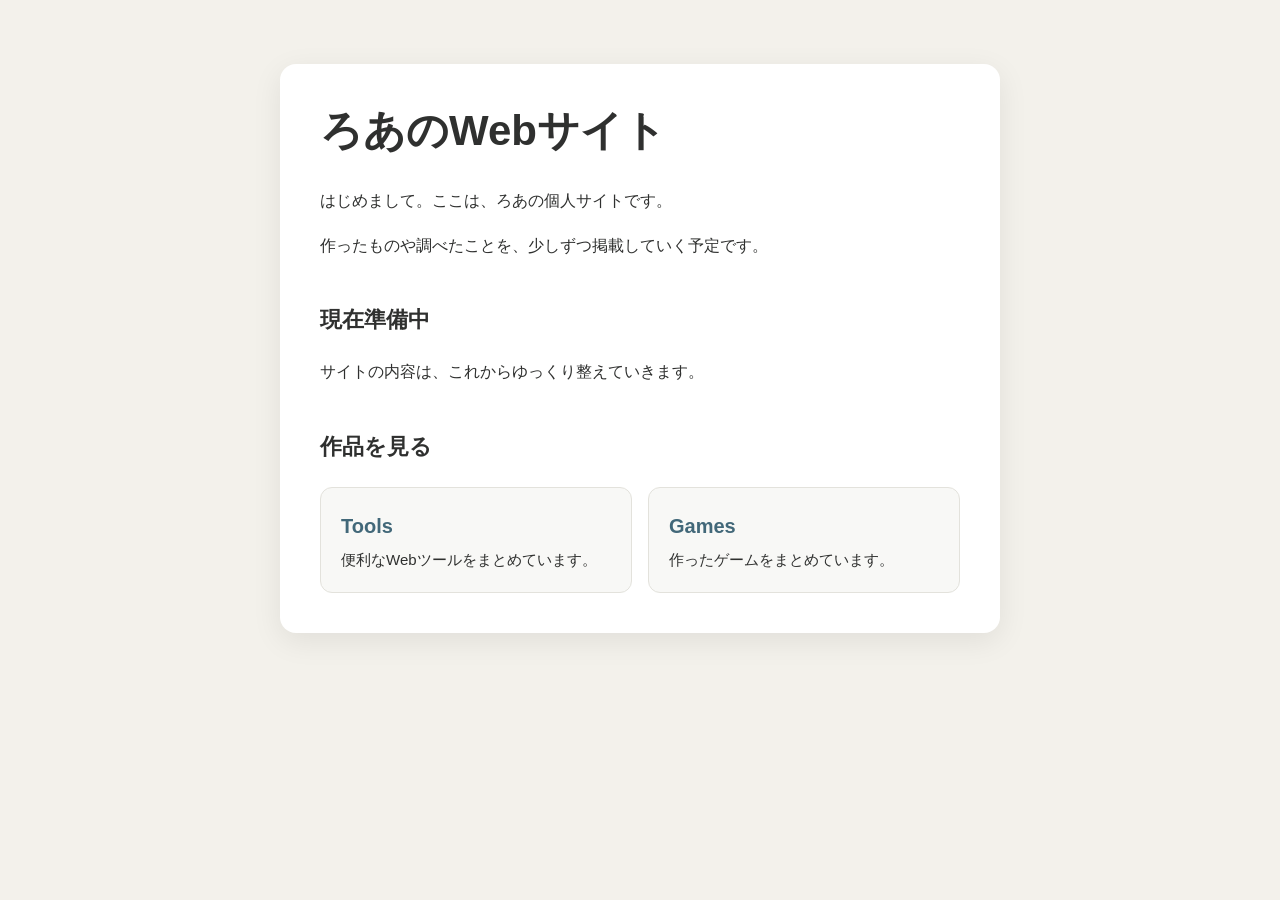
<file: index.html>
<!DOCTYPE html>
<html lang="ja">
<head>
  <meta charset="UTF-8">

  <meta
    name="viewport"
    content="width=device-width, initial-scale=1.0"
  >

  <title>ろあのWebサイト</title>

  <style>
    * {
      box-sizing: border-box;
    }

    body {
      margin: 0;
      padding: 24px;
      background: #f3f1eb;
      color: #2f302f;
      font-family:
        -apple-system,
        BlinkMacSystemFont,
        "Hiragino Sans",
        "Yu Gothic",
        sans-serif;
      line-height: 1.8;
    }

    main {
      width: 100%;
      max-width: 720px;
      margin: 40px auto;
      padding: 40px;
      background: #ffffff;
      border-radius: 16px;
      box-shadow: 0 8px 30px rgba(0, 0, 0, 0.08);
    }

    h1 {
      margin-top: 0;
      font-size: clamp(28px, 7vw, 42px);
      line-height: 1.3;
    }

    h2 {
      margin-top: 40px;
      font-size: 22px;
    }

    a {
      color: #426879;
    }

    .site-links {
      display: grid;
      grid-template-columns: repeat(2, minmax(0, 1fr));
      gap: 16px;
      margin-top: 20px;
    }

    .site-link {
      display: block;
      padding: 20px;
      color: inherit;
      text-decoration: none;
      background: #f8f8f6;
      border: 1px solid #e3e2dc;
      border-radius: 12px;
      transition: background-color 0.2s ease, transform 0.2s ease;
    }

    .site-link:hover,
    .site-link:focus-visible {
      background: #eef4f5;
      transform: translateY(-2px);
    }

    .site-link:focus-visible {
      outline: 3px solid #426879;
      outline-offset: 3px;
    }

    .site-link-title {
      display: block;
      color: #426879;
      font-size: 20px;
      font-weight: 700;
    }

    .site-link-description {
      display: block;
      margin-top: 4px;
      font-size: 15px;
      line-height: 1.6;
    }

    @media (max-width: 600px) {
      body {
        padding: 12px;
      }

      main {
        margin: 12px auto;
        padding: 24px;
        border-radius: 12px;
      }

      .site-links {
        grid-template-columns: 1fr;
      }
    }
  </style>
</head>

<body>
  <main>
    <h1>ろあのWebサイト</h1>

    <p>
      はじめまして。ここは、ろあの個人サイトです。
    </p>

    <p>
      作ったものや調べたことを、少しずつ掲載していく予定です。
    </p>

    <h2>現在準備中</h2>

    <p>
      サイトの内容は、これからゆっくり整えていきます。
    </p>

    <h2>作品を見る</h2>

    <nav class="site-links" aria-label="作品カテゴリー">
      <a class="site-link" href="tools.html">
        <span class="site-link-title">Tools</span>
        <span class="site-link-description">便利なWebツールをまとめています。</span>
      </a>

      <a class="site-link" href="games.html">
        <span class="site-link-title">Games</span>
        <span class="site-link-description">作ったゲームをまとめています。</span>
      </a>
    </nav>
  </main>
</body>
</html>
</file>
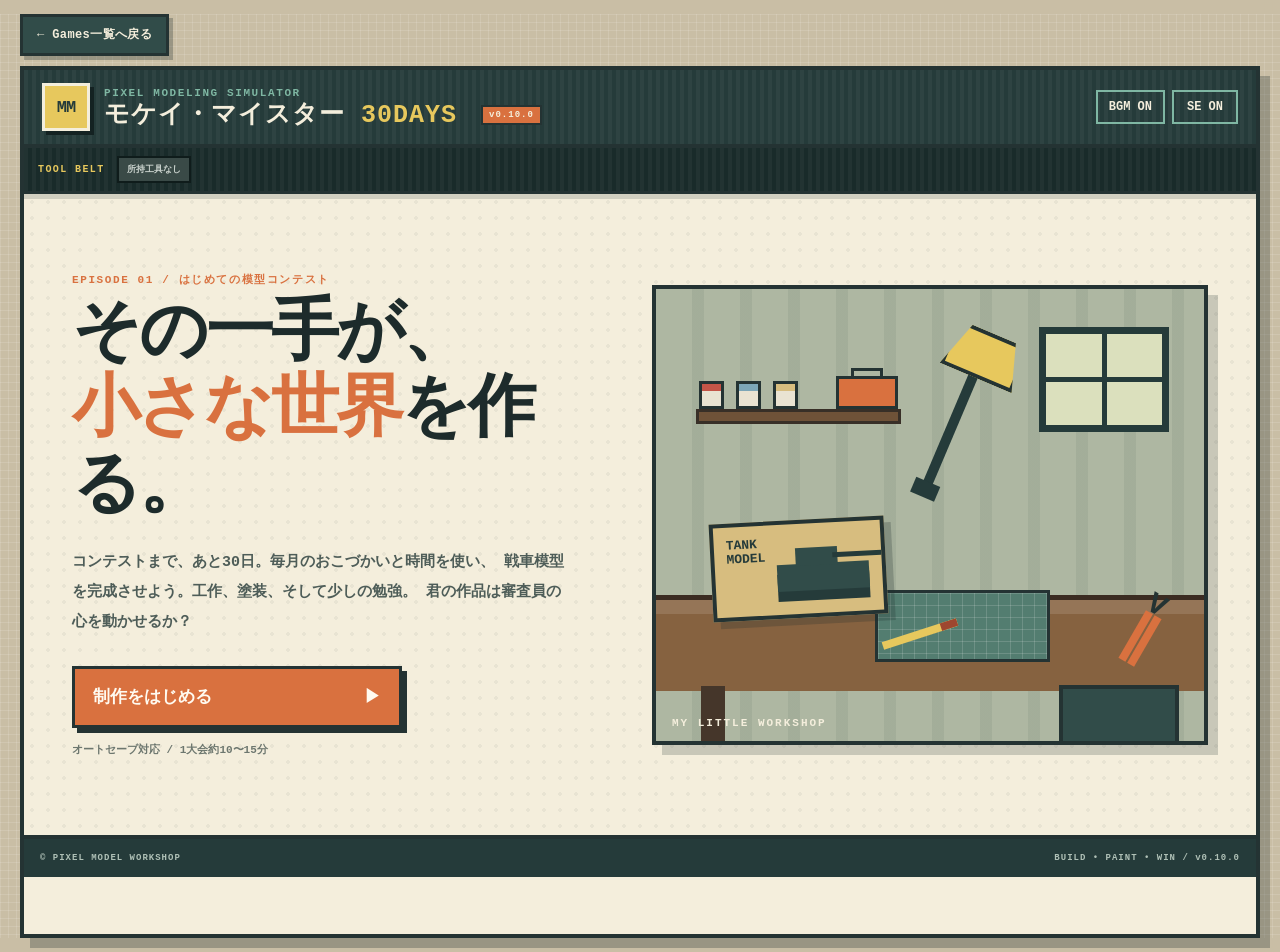
<file: games/modelgame/index.html>
<!DOCTYPE html>
<html lang="ja">
<head>
  <meta charset="UTF-8">
  <meta name="viewport" content="width=device-width, initial-scale=1.0">
  <meta name="theme-color" content="#253b3a">
  <meta name="description" content="30日で戦車模型を完成させ、プラモデルコンテストの頂点を目指すレトロゲーム風シミュレーション">
  <title>モケイ・マイスター 30DAYS</title>
  <link rel="icon" href="data:,">
  <link rel="stylesheet" href="style.css">
</head>
<body>
  <nav class="site-navigation" aria-label="サイト内ナビゲーション">
    <a class="site-back-link" href="../../games.html">← Games一覧へ戻る</a>
  </nav>

  <div class="game-shell">
    <header class="game-header" aria-label="ゲームタイトル">
      <div class="header-badge">MM</div>
      <div>
        <p class="eyebrow">PIXEL MODELING SIMULATOR</p>
        <h1>モケイ・マイスター <span>30DAYS</span> <small class="app-version" data-app-version>v0.8.0</small></h1>
      </div>
      <div class="audio-controls">
        <button id="bgm-button" class="icon-button" type="button" aria-label="BGMを切り替える" aria-pressed="true">BGM ON</button>
        <button id="sfx-button" class="icon-button" type="button" aria-label="効果音を切り替える" aria-pressed="true">SE ON</button>
      </div>
    </header>

    <!-- ゲーム中は画面を移動しても所持道具を確認できます -->
    <section id="global-toolbelt" class="global-toolbelt" aria-label="現在所持している道具">
      <span class="toolbelt-label">TOOL BELT</span>
      <div id="toolbelt-items" class="toolbelt-items">
        <span class="tool-chip empty">所持工具なし</span>
      </div>
    </section>

    <main>
      <!-- タイトル画面 -->
      <section id="title-screen" class="screen active" aria-labelledby="title-heading">
        <div class="title-layout">
          <div class="title-copy">
            <p class="chapter-label">EPISODE 01 / はじめての模型コンテスト</p>
            <h2 id="title-heading">その一手が、<br><span>小さな世界</span>を作る。</h2>
            <p class="lead">
              コンテストまで、あと30日。毎月のおこづかいと時間を使い、
              戦車模型を完成させよう。工作、塗装、そして少しの勉強。
              君の作品は審査員の心を動かせるか？
            </p>
            <button id="start-button" class="pixel-button primary huge" type="button">
              <span>制作をはじめる</span><span aria-hidden="true">▶</span>
            </button>
            <button id="continue-button" class="pixel-button secondary continue-button" type="button" hidden>
              前回の続きから
            </button>
            <p class="micro-copy">オートセーブ対応 / 1大会約10〜15分</p>
          </div>

          <!-- 外部画像を使わず、CSSの四角形だけで作る作業机 -->
          <div class="workbench-scene" aria-label="ドット絵風の模型工房">
            <div class="window-pixel"><span></span><span></span><span></span><span></span></div>
            <div class="shelf">
              <i class="paint-pot red"></i><i class="paint-pot blue"></i><i class="paint-pot sand"></i>
              <i class="toolbox-mini"></i>
            </div>
            <div class="lamp"><i></i></div>
            <div class="kit-box-art">
              <span class="box-label">TANK<br>MODEL</span>
              <div class="tiny-tank"><i></i></div>
            </div>
            <div class="desk">
              <div class="cutting-mat"></div>
              <div class="nippers-art"></div>
              <div class="paintbrush-art"></div>
            </div>
            <div class="chair"></div>
            <div class="scene-caption">MY LITTLE WORKSHOP</div>
          </div>
        </div>
      </section>

      <!-- キット選択画面 -->
      <section id="kit-screen" class="screen" aria-labelledby="kit-heading">
        <div class="section-heading">
          <div>
            <p id="kit-step-label" class="chapter-label">STEP 01 / 最初の相棒を選ぼう</p>
            <h2 id="kit-heading">どのキットに挑戦する？</h2>
          </div>
          <div class="wallet-display">おこづかい残高 <strong id="kit-money">¥10,000</strong></div>
        </div>
        <p class="section-intro">各メーカーのカタログから一台を選びます。高難度キットほど完成時の得点は高くなります。</p>
        <section class="category-picker" aria-labelledby="category-heading">
          <div><p class="panel-kicker">ENTRY CLASS</p><h3 id="category-heading">参加部門を選ぶ</h3></div>
          <div id="contest-category-list" class="category-list"></div>
        </section>
        <div id="kit-list" class="kit-grid"></div>
      </section>

      <!-- メインゲーム画面 -->
      <section id="game-screen" class="screen" aria-labelledby="game-heading">
        <div class="game-topbar">
          <div>
            <p id="contest-round-label" class="chapter-label">ROUND 01 / 制作進行中</p>
            <h2 id="game-heading">模型店コンテスト</h2>
          </div>
          <section class="weather-strip" aria-label="工房の天気予報">
            <div class="weather-title"><span>WEATHER</span><small>塗装予報</small></div>
            <div id="weather-forecast" class="weather-forecast"></div>
          </section>
          <div class="deadline-panel">
            <span><b id="month-number">1</b>か月目・コンテストまで</span>
            <strong><b id="days-left">30</b> DAYS</strong>
          </div>
        </div>

        <div class="game-layout">
          <div class="main-column">
            <article class="project-card">
              <div class="project-visual" aria-hidden="true">
                <canvas id="project-canvas" class="project-canvas" width="384" height="256"></canvas>
                <span class="hires-badge">PIXEL ×4</span>
                <span id="project-condition" class="condition-tag">箱を開けたばかり</span>
              </div>
              <div class="project-info">
                <p id="current-kit-maker">NOW BUILDING</p>
                <h3 id="current-kit-name">初心者向け戦車キット</h3>
                <div class="project-meta-row">
                  <span id="work-stage-label">工程：パーツ切り出し</span>
                  <span id="dry-status-label">塗装可能</span>
                </div>
                <div class="progress-group">
                  <div class="progress-label"><span>工作工数</span><strong id="build-progress-text">0 / 0</strong></div>
                  <div class="pixel-meter build"><i id="build-progress-bar"></i></div>
                </div>
                <div class="progress-group">
                  <div class="progress-label"><span>塗装工数</span><strong id="paint-progress-text">0 / 0</strong></div>
                  <div class="pixel-meter paint"><i id="paint-progress-bar"></i></div>
                </div>
                <div class="progress-group">
                  <div class="progress-label"><span>作品品質</span><strong id="quality-progress-text">0 / 0</strong></div>
                  <div class="pixel-meter quality quality-meter"><i id="quality-progress-bar"></i><b id="quality-comfort-marker" aria-hidden="true"></b></div>
                  <small id="quality-guidance" class="quality-guidance">現在のレベルで伸ばしやすい目安を表示します</small>
                  <span id="quality-change-pop" class="quality-change-pop" role="status" aria-live="polite"></span>
                </div>
                <div class="project-resource-grid">
                  <div class="progress-group compact">
                    <div class="progress-label"><span>パーツ状態</span><strong id="part-condition-text">60 / 60</strong></div>
                    <div class="pixel-meter integrity"><i id="part-condition-bar"></i></div>
                  </div>
                  <div class="progress-group compact">
                    <div class="progress-label"><span>塗膜状態</span><strong id="paint-condition-text">50 / 50</strong></div>
                    <div class="pixel-meter coating"><i id="paint-condition-bar"></i></div>
                  </div>
                  <div class="progress-group compact optional-progress">
                    <div class="progress-label"><span>改造</span><strong id="modification-text">0 / 35</strong></div>
                    <div class="pixel-meter modification"><i id="modification-bar"></i></div>
                  </div>
                  <div class="progress-group compact optional-progress">
                    <div class="progress-label"><span>ウェザリング</span><strong id="weathering-text">0 / 35</strong></div>
                    <div class="pixel-meter weathering"><i id="weathering-bar"></i></div>
                  </div>
                  <div class="progress-group compact optional-progress">
                    <div class="progress-label"><span>情景工数</span><strong id="diorama-text">未着手</strong></div>
                    <div class="pixel-meter diorama"><i id="diorama-bar"></i></div>
                  </div>
                  <div class="progress-group compact optional-progress">
                    <div class="progress-label"><span>情景品質</span><strong id="diorama-quality-text">未着手</strong></div>
                    <div class="pixel-meter quality"><i id="diorama-quality-bar"></i></div>
                  </div>
                </div>
              </div>
            </article>

            <section id="review-panel" class="review-panel" hidden>
              <div class="review-panel-head">
                <div><p class="panel-kicker">JUDGE FEEDBACK</p><h3>審査員からの改善課題</h3></div>
                <strong id="review-progress">0 / 0</strong>
              </div>
              <p>完成作品を持ち越した月は、指摘を直して再審査へ備えられます。</p>
              <ul id="review-task-list" class="review-task-list"></ul>
            </section>

            <section class="action-panel" aria-labelledby="action-heading">
              <div class="panel-title-row">
                <div>
                  <p class="panel-kicker">TODAY'S ACTION</p>
                  <h3 id="action-heading">今日は何をする？</h3>
                </div>
                <span>1日1回</span>
              </div>
              <div class="action-grid">
                <button class="action-button build-action" data-action="build" type="button">
                  <i class="action-icon">✂</i><span><strong>工作する</strong><small>体力 -17 / 4手の制作セッション</small></span>
                </button>
                <button class="action-button paint-action" data-action="paint" type="button">
                  <i class="action-icon">▰</i><span><strong>塗装する</strong><small>体力 -18 / 工作60%で解禁</small></span>
                </button>
                <button class="action-button" data-action="readBuild" type="button">
                  <i class="action-icon">本</i><span><strong>工作誌を読む</strong><small>¥800 / 工作スキルUP</small></span>
                </button>
                <button class="action-button" data-action="readPaint" type="button">
                  <i class="action-icon">本</i><span><strong>塗装誌を読む</strong><small>¥800 / 塗装スキルUP</small></span>
                </button>
                <button class="action-button" data-action="watchBuild" type="button">
                  <i class="action-icon">▶</i><span><strong>工作動画を見る</strong><small>無料 / 工作スキル少しUP</small></span>
                </button>
                <button class="action-button" data-action="watchPaint" type="button">
                  <i class="action-icon">▶</i><span><strong>塗装動画を見る</strong><small>無料 / 塗装スキル少しUP</small></span>
                </button>
                <button class="action-button shop-action" data-action="shop" type="button">
                  <i class="action-icon">店</i><span><strong>買い物をする</strong><small>工具・塗料・雑誌を購入</small></span>
                </button>
                <button class="action-button rest-action" data-action="rest" type="button">
                  <i class="action-icon">休</i><span><strong>休む</strong><small>体力 +45</small></span>
                </button>
                <button class="action-button customize-action" data-action="customize" type="button">
                  <i class="action-icon">改</i><span><strong>改造する</strong><small>Lv.3 / 工作55%で解禁</small></span>
                </button>
                <button class="action-button weathering-action" data-action="weathering" type="button">
                  <i class="action-icon">汚</i><span><strong>ウェザリング</strong><small>Lv.4 / 塗装70%で解禁</small></span>
                </button>
                <button class="action-button diorama-action" data-action="diorama" type="button">
                  <i class="action-icon">景</i><span><strong>ジオラマ制作</strong><small>Lv.2 / 車両完成後に制作</small></span>
                </button>
                <button class="action-button polish-action" data-action="polish" type="button">
                  <i class="action-icon">磨</i><span><strong>完成後の最終仕上げ</strong><small>完成車両の細部を1日かけて磨く</small></span>
                </button>
                <button class="action-button submit-action" data-action="submit" type="button">
                  <i class="action-icon">杯</i><span><strong>コンテストへ出品</strong><small>完成後、好きな日に出品</small></span>
                </button>
              </div>
            </section>

            <section class="message-panel" aria-live="polite" aria-atomic="true">
              <div class="message-title"><span class="status-light"></span>工房日誌</div>
              <div id="message-log" class="message-log"></div>
            </section>
          </div>

          <aside class="status-column" aria-label="プレイヤーの状態">
            <section class="status-card">
              <div class="status-card-title"><span>STATUS</span><small>現在の状態</small></div>
              <div class="money-row"><span>おこづかい残高</span><strong id="money">¥0</strong></div>
              <p class="allowance-note">毎月のおこづかい <strong id="allowance-amount">¥10,000</strong></p>

              <div class="modeler-level-box">
                <div><span>MODELER LEVEL</span><strong>Lv.<b id="modeler-level">1</b></strong></div>
                <div class="experience-row"><small id="experience-text">0 / 70 EXP</small><small id="experience-remaining">あと70 EXP</small></div>
                <div class="pixel-meter level"><i id="experience-bar"></i><b id="experience-meter-label">0 / 70</b></div>
              </div>

              <div class="stat-block">
                <div class="stat-label"><span>体力</span><strong id="energy-text">100 / 100</strong></div>
                <div class="pixel-meter energy"><i id="energy-bar"></i></div>
              </div>
              <div class="stat-block">
                <div class="stat-label"><span>工作スキル</span><strong id="build-skill">Lv.1.0</strong></div>
                <div class="pixel-meter skill"><i id="build-skill-bar"></i></div>
              </div>
              <div class="stat-block">
                <div class="stat-label"><span>塗装スキル</span><strong id="paint-skill">Lv.1.0</strong></div>
                <div class="pixel-meter skill"><i id="paint-skill-bar"></i></div>
              </div>

              <div class="quality-box">
                <span>完成時の予想評価</span>
                <strong id="contest-preview">落選圏</strong>
                <small id="contest-preview-score">現在の能力から算出</small>
              </div>
            </section>

            <section class="equipment-card">
              <div class="status-card-title"><span>EQUIPMENT</span><small>装備中の工具</small></div>
              <ul id="equipment-list" class="equipment-list"></ul>
              <button id="equipment-button" class="pixel-button secondary equipment-button" type="button">装備を変更する</button>
            </section>

            <section class="technique-card">
              <div class="status-card-title"><span>TECHNIQUE</span><small>制作技法</small></div>
              <ul id="technique-list" class="technique-list"></ul>
            </section>

            <section class="inventory-card">
              <div class="status-card-title"><span>INVENTORY</span><small>工具・消耗品</small></div>
              <ul id="inventory-list" class="inventory-list"></ul>
            </section>
          </aside>
        </div>
      </section>

      <!-- 買い物画面 -->
      <section id="shop-screen" class="screen" aria-labelledby="shop-heading">
        <div class="shop-header">
          <div>
            <p class="chapter-label">MODEL SHOP / モデラーズ・デポ</p>
            <h2 id="shop-heading">工具と塗料をそろえよう</h2>
          </div>
          <div class="wallet-display">おこづかい残高 <strong id="shop-money">¥0</strong></div>
        </div>
        <div class="shop-notice"><span>！</span>工具と技法はモデラーレベルで解禁されます。工具は購入時に自動装備され、装備変更は工房でいつでも行えます。会計すると1日が経過します。</div>
        <nav id="shop-filters" class="shop-filters" aria-label="商品カテゴリ"></nav>
        <div id="shop-list" class="shop-grid"></div>
        <div class="shop-footer">
          <button id="leave-shop-button" class="pixel-button secondary" type="button">← 工房に戻る</button>
          <div class="cart-summary">
            <span>カート <b id="cart-count">0</b>点</span>
            <strong id="cart-total">¥0</strong>
            <button id="checkout-button" class="pixel-button primary" type="button" disabled>まとめて購入する</button>
          </div>
        </div>
      </section>

      <!-- コンテスト結果画面 -->
      <section id="result-screen" class="screen" aria-labelledby="result-heading">
        <div class="result-layout">
          <div class="result-stage">
            <p class="chapter-label light">MODEL CONTEST 2026 / 最終審査</p>
            <div class="spotlight" aria-hidden="true"></div>
            <div id="trophy-pixel" class="trophy-pixel" aria-hidden="true"><i></i></div>
            <p class="result-label">あなたの結果は…</p>
            <h2 id="result-heading">入選</h2>
            <p id="result-comment" class="result-comment"></p>
          </div>

          <div class="score-sheet">
            <p class="panel-kicker">JUDGE'S SCORE</p>
            <h3>審査結果</h3>
            <p id="career-result-label" class="career-result-label"></p>
            <dl id="score-breakdown" class="score-breakdown"></dl>
            <div class="total-score"><span>総合得点</span><strong id="total-score">000</strong><small>PTS</small></div>
            <div class="prize-row"><span>獲得賞金</span><strong id="prize-money">¥0</strong></div>
            <div class="final-wallet"><span>最終所持金</span><strong id="final-money">¥0</strong></div>
            <button id="carry-project-button" class="pixel-button primary huge carry-project-button" type="button" hidden>制作中キットを次月へ持ち越す ▶</button>
            <button id="next-contest-button" class="pixel-button primary huge" type="button">次のコンテストへ ▶</button>
            <button id="restart-button" class="pixel-button secondary reset-career-button" type="button">最初からやり直す ↻</button>
          </div>
        </div>
      </section>
    </main>

    <!-- 作業方法の選択とアクシデント対応に使う共通ダイアログ -->
    <div id="choice-modal" class="choice-modal" hidden>
      <div class="modal-backdrop"></div>
      <section class="modal-card" role="dialog" aria-modal="true" aria-labelledby="modal-title">
        <div class="modal-head">
          <div>
            <p id="modal-kicker" class="panel-kicker">ACTION SELECT</p>
            <h2 id="modal-title">作業方法を選ぶ</h2>
          </div>
          <button id="modal-close-button" class="modal-close" type="button" aria-label="閉じる">×</button>
        </div>
        <p id="modal-description" class="modal-description"></p>
        <section id="craft-session-hud" class="craft-session-hud" aria-label="制作セッションの状態" hidden>
          <div><span>残り手数</span><strong id="session-turns">4</strong></div>
          <div><span>集中力</span><strong id="session-focus">60 / 60</strong></div>
          <div><span>素材状態</span><strong id="session-integrity">60 / 60</strong></div>
          <div class="session-condition"><span>手応え</span><strong id="session-condition">ふつう</strong></div>
          <div class="session-prepared"><span>準備効果</span><strong id="session-prepared">なし</strong></div>
        </section>
        <div id="modal-options" class="modal-options"></div>
      </section>
    </div>

    <!-- 装備枠と候補を分け、変更前後を比較できる専用画面です -->
    <div id="equipment-modal" class="equipment-modal" hidden>
      <div class="modal-backdrop"></div>
      <section class="equipment-modal-card" role="dialog" aria-modal="true" aria-labelledby="equipment-modal-title">
        <div class="modal-head">
          <div><p class="panel-kicker">EQUIPMENT / 日数消費なし</p><h2 id="equipment-modal-title">工具装備を変更する</h2></div>
          <button id="equipment-close-button" class="modal-close" type="button" aria-label="装備画面を閉じる">×</button>
        </div>
        <p class="modal-description">装備品は4枠に1つずつ。紙やすりや接着剤は装備不要の消耗品です。</p>
        <div id="equipment-slot-tabs" class="equipment-slot-tabs"></div>
        <section id="equipment-summary" class="equipment-summary"></section>
        <div id="equipment-candidates" class="equipment-candidates"></div>
        <section class="equipment-supply-note">
          <strong>装備不要の消耗品</strong>
          <p id="equipment-supply-list">所持なし</p>
        </section>
      </section>
    </div>

    <!-- レベルアップを作業画面の上で知らせる小さな通知です -->
    <aside id="level-up-toast" class="level-up-toast" role="status" aria-live="polite" hidden>
      <span id="level-up-toast-kicker">MODELER LEVEL UP</span>
      <strong id="level-up-toast-title">Lv.2</strong>
      <small id="level-up-toast-detail">新しい技法を学べるようになりました</small>
    </aside>

    <footer>
      <span>© PIXEL MODEL WORKSHOP</span>
      <span>BUILD • PAINT • WIN / <b data-app-version>v0.8.0</b></span>
    </footer>
  </div>

  <script src="game.js"></script>
</body>
</html>
</file>
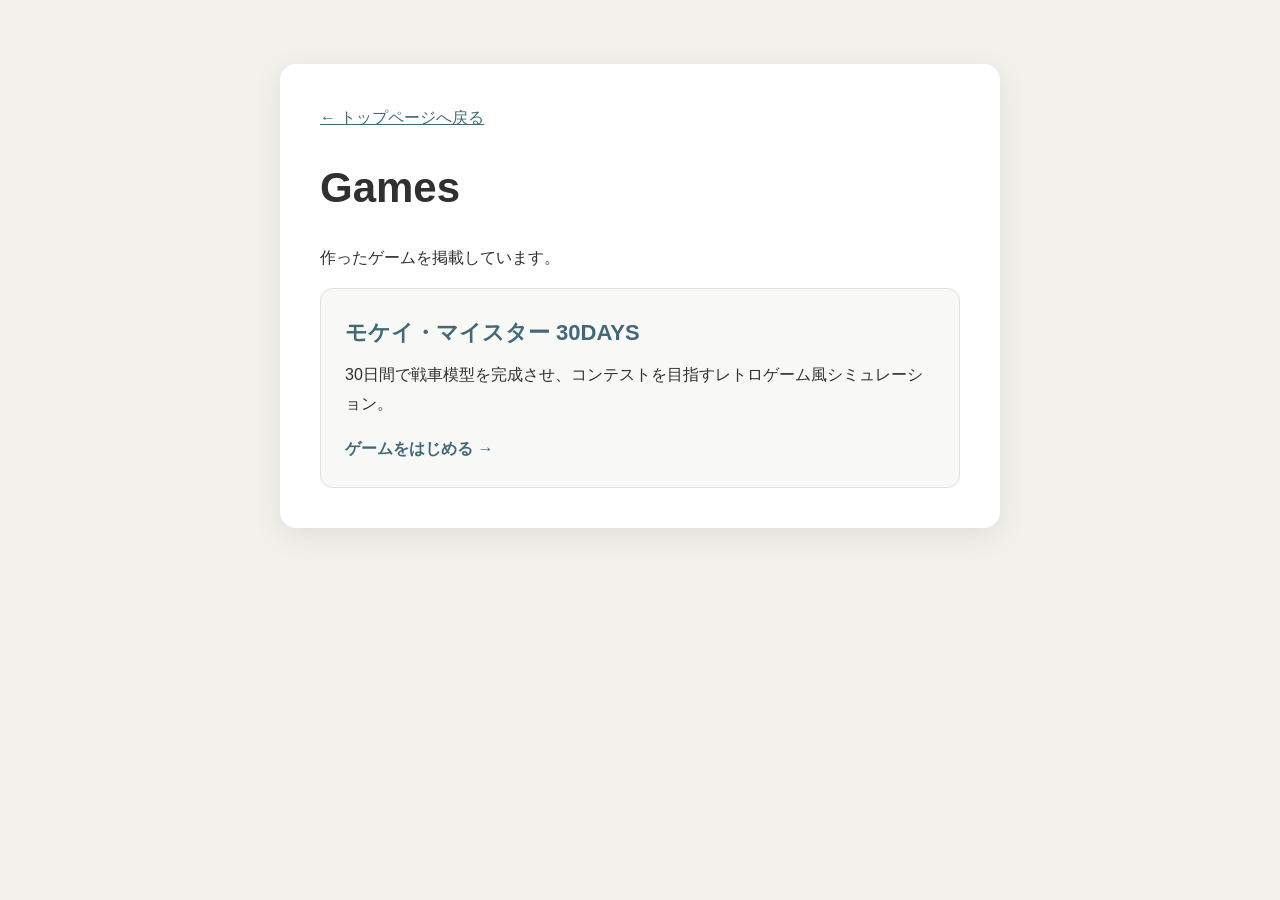
<file: games.html>
<!DOCTYPE html>
<html lang="ja">
<head>
  <meta charset="UTF-8">
  <meta name="viewport" content="width=device-width, initial-scale=1.0">
  <title>Games | ろあのWebサイト</title>
  <style>
    * { box-sizing: border-box; }
    body {
      margin: 0;
      padding: 24px;
      background: #f3f1eb;
      color: #2f302f;
      font-family: -apple-system, BlinkMacSystemFont, "Hiragino Sans", "Yu Gothic", sans-serif;
      line-height: 1.8;
    }
    main {
      width: 100%;
      max-width: 720px;
      margin: 40px auto;
      padding: 40px;
      background: #ffffff;
      border-radius: 16px;
      box-shadow: 0 8px 30px rgba(0, 0, 0, 0.08);
    }
    h1 { margin-top: 0; font-size: clamp(28px, 7vw, 42px); line-height: 1.3; }
    h2 { margin: 0; color: #426879; font-size: 22px; }
    a { color: #426879; }
    .back-link { display: inline-block; margin-bottom: 28px; }
    .game-card {
      display: block;
      padding: 24px;
      color: inherit;
      text-decoration: none;
      background: #f8f8f6;
      border: 1px solid #e3e2dc;
      border-radius: 12px;
      transition: background-color 0.2s ease, transform 0.2s ease;
    }
    .game-card:hover, .game-card:focus-visible {
      background: #eef4f5;
      transform: translateY(-2px);
    }
    .game-card:focus-visible { outline: 3px solid #426879; outline-offset: 3px; }
    .game-card p { margin: 8px 0 0; }
    .play { display: inline-block; margin-top: 16px; color: #426879; font-weight: 700; }
    @media (max-width: 600px) {
      body { padding: 12px; }
      main { margin: 12px auto; padding: 24px; border-radius: 12px; }
      .game-card { padding: 20px; }
    }
  </style>
</head>
<body>
  <main>
    <a class="back-link" href="index.html">← トップページへ戻る</a>
    <h1>Games</h1>
    <p>作ったゲームを掲載しています。</p>

    <a class="game-card" href="games/modelgame/">
      <h2>モケイ・マイスター 30DAYS</h2>
      <p>30日間で戦車模型を完成させ、コンテストを目指すレトロゲーム風シミュレーション。</p>
      <span class="play">ゲームをはじめる →</span>
    </a>
  </main>
</body>
</html>
</file>
<file: games/modelgame/style.css>
/* =========================================================
   モケイ・マイスター 30DAYS
   四角い影と境界線を重ねて、ドット絵らしさを表現しています
   ========================================================= */

:root {
  --ink: #1d2b2b;
  --deep: #253b3a;
  --deep-2: #314c49;
  --cream: #f4eedc;
  --paper: #fffaf0;
  --sand: #d7bd7f;
  --sand-dark: #a6874d;
  --orange: #d9713f;
  --orange-dark: #9e4730;
  --mint: #7fb7a3;
  --sky: #7ca6b7;
  --red: #c45548;
  --yellow: #e7c85d;
  --muted: #6d776f;
  --line: #243333;
  --shadow: 6px 6px 0 rgba(29, 43, 43, 0.22);
}

* {
  box-sizing: border-box;
}

html {
  min-height: 100%;
  background: #c9bea5;
}

body {
  min-width: 320px;
  min-height: 100vh;
  margin: 0;
  color: var(--ink);
  background:
    linear-gradient(rgba(255, 255, 255, 0.12) 1px, transparent 1px),
    linear-gradient(90deg, rgba(255, 255, 255, 0.12) 1px, transparent 1px),
    #c9bea5;
  background-size: 8px 8px;
  font-family: "Hiragino Kaku Gothic ProN", "Yu Gothic", "Meiryo", monospace;
  font-weight: 700;
}

button {
  font: inherit;
}

button:focus-visible {
  outline: 4px solid var(--yellow);
  outline-offset: 3px;
}

.game-shell {
  width: min(1240px, calc(100% - 28px));
  min-height: calc(100vh - 28px);
  margin: 0 auto 14px;
  overflow: hidden;
  border: 4px solid var(--line);
  background: var(--cream);
  box-shadow: 10px 10px 0 rgba(29, 43, 43, 0.28);
}

.game-header {
  min-height: 78px;
  padding: 12px 18px;
  display: flex;
  align-items: center;
  gap: 14px;
  color: var(--cream);
  background:
    linear-gradient(90deg, rgba(255,255,255,.04) 50%, transparent 50%),
    var(--deep);
  background-size: 8px 8px;
  border-bottom: 4px solid var(--line);
}

.header-badge {
  width: 48px;
  height: 48px;
  display: grid;
  place-items: center;
  flex: 0 0 auto;
  color: var(--deep);
  background: var(--yellow);
  border: 3px solid var(--cream);
  box-shadow: 4px 4px 0 #142222;
  font-size: 17px;
  letter-spacing: -1px;
}

.eyebrow,
.chapter-label,
.panel-kicker {
  margin: 0 0 4px;
  color: var(--orange);
  font-family: "Courier New", monospace;
  font-size: 11px;
  font-weight: 900;
  letter-spacing: 1.6px;
  text-transform: uppercase;
}

.game-header .eyebrow {
  color: var(--mint);
}

.game-header h1 {
  margin: 0;
  font-size: clamp(17px, 3vw, 25px);
  line-height: 1;
  letter-spacing: 1px;
}

.game-header h1 span {
  color: var(--yellow);
}

.icon-button {
  margin-left: auto;
  padding: 9px 11px;
  color: var(--cream);
  border: 2px solid var(--mint);
  background: transparent;
  cursor: pointer;
  font: 900 12px/1 "Courier New", monospace;
}

.site-navigation {
  width: min(1240px, calc(100% - 28px));
  display: flex;
  margin: 14px auto 10px;
}

.site-back-link {
  display: inline-flex;
  min-height: 42px;
  align-items: center;
  padding: 9px 14px;
  color: var(--cream);
  background: var(--deep-2);
  border: 3px solid var(--line);
  box-shadow: 4px 4px 0 rgba(29, 43, 43, 0.28);
  font: 900 12px/1 "Courier New", monospace;
  letter-spacing: 0.4px;
  text-decoration: none;
}

.site-back-link:hover,
.site-back-link:focus-visible {
  color: var(--deep);
  background: var(--mint);
  transform: translate(2px, 2px);
  box-shadow: 2px 2px 0 rgba(29, 43, 43, 0.28);
}

.site-back-link:focus-visible {
  outline: 3px solid var(--yellow);
  outline-offset: -3px;
}

main {
  min-height: 620px;
}

.screen {
  display: none;
  min-height: 620px;
  padding: clamp(22px, 4vw, 48px);
  background:
    radial-gradient(circle at 8px 8px, rgba(42, 63, 61, 0.06) 2px, transparent 2px),
    var(--cream);
  background-size: 16px 16px;
}

.screen.active {
  display: block;
  animation: screen-in 220ms steps(3, end);
}

@keyframes screen-in {
  from { opacity: 0; transform: translateY(8px); }
  to { opacity: 1; transform: translateY(0); }
}

.title-layout {
  min-height: 545px;
  display: grid;
  grid-template-columns: minmax(320px, 0.95fr) minmax(400px, 1.05fr);
  align-items: center;
  gap: clamp(30px, 6vw, 80px);
}

.title-copy h2 {
  margin: 10px 0 22px;
  font-size: clamp(38px, 6vw, 68px);
  line-height: 1.12;
  letter-spacing: -3px;
}

.title-copy h2 span {
  color: var(--orange);
}

.lead,
.section-intro {
  max-width: 620px;
  color: #4e5d58;
  font-size: 15px;
  line-height: 2;
}

.lead {
  margin: 0 0 28px;
}

.micro-copy {
  margin: 14px 0 0;
  color: var(--muted);
  font-size: 11px;
}

.pixel-button {
  min-height: 48px;
  padding: 13px 18px;
  border: 3px solid var(--line);
  box-shadow: 5px 5px 0 var(--line);
  cursor: pointer;
  transition: transform 80ms, box-shadow 80ms;
}

.pixel-button:hover:not(:disabled) {
  filter: brightness(1.06);
  transform: translate(-1px, -1px);
  box-shadow: 7px 7px 0 var(--line);
}

.pixel-button:active:not(:disabled) {
  transform: translate(4px, 4px);
  box-shadow: 1px 1px 0 var(--line);
}

.pixel-button.primary {
  color: #fffaf0;
  background: var(--orange);
}

.pixel-button.secondary {
  color: var(--cream);
  background: var(--deep-2);
}

.pixel-button.huge {
  min-width: min(100%, 330px);
  min-height: 62px;
  display: inline-flex;
  align-items: center;
  justify-content: space-between;
  gap: 22px;
  font-size: 17px;
}

.pixel-button:disabled {
  color: #858a83;
  background: #c9c5b9;
  box-shadow: 4px 4px 0 #777;
  cursor: not-allowed;
}

/* タイトル画面の模型工房 */
.workbench-scene {
  position: relative;
  min-height: 460px;
  overflow: hidden;
  border: 4px solid var(--line);
  background:
    linear-gradient(90deg, transparent 75%, rgba(40, 59, 57, .08) 75%),
    #aeb7a2;
  background-size: 48px 48px;
  box-shadow: 10px 10px 0 rgba(29, 43, 43, .2);
}

.window-pixel {
  position: absolute;
  top: 38px;
  right: 35px;
  width: 130px;
  height: 105px;
  padding: 7px;
  display: grid;
  grid-template-columns: 1fr 1fr;
  gap: 5px;
  background: var(--deep);
}

.window-pixel span {
  background: #dbe0bd;
}

.shelf {
  position: absolute;
  top: 120px;
  left: 40px;
  width: 205px;
  height: 15px;
  display: flex;
  align-items: end;
  gap: 12px;
  background: #6f5238;
  border: 3px solid #382f27;
}

.paint-pot {
  width: 25px;
  height: 28px;
  margin-bottom: 12px;
  border: 3px solid var(--line);
  background: #e9e3d2;
  box-shadow: inset 0 7px 0 currentColor;
}

.paint-pot.red { color: var(--red); }
.paint-pot.blue { color: var(--sky); }
.paint-pot.sand { color: var(--sand); }

.toolbox-mini {
  width: 62px;
  height: 33px;
  margin: 0 0 12px auto;
  border: 3px solid var(--line);
  background: var(--orange);
}

.toolbox-mini::before {
  content: "";
  display: block;
  width: 26px;
  height: 8px;
  margin: -11px auto 0;
  border: 3px solid var(--line);
  border-bottom: 0;
}

.lamp {
  position: absolute;
  top: 48px;
  left: 48%;
  width: 10px;
  height: 155px;
  background: var(--deep);
  transform: rotate(23deg);
  transform-origin: bottom;
}

.lamp::before {
  content: "";
  position: absolute;
  top: -18px;
  left: -31px;
  width: 70px;
  height: 40px;
  background: var(--yellow);
  border: 4px solid var(--line);
  clip-path: polygon(20% 0, 80% 0, 100% 100%, 0 100%);
}

.lamp i {
  position: absolute;
  bottom: -5px;
  left: -8px;
  width: 26px;
  height: 16px;
  background: var(--deep);
}

.kit-box-art {
  position: absolute;
  z-index: 3;
  left: 55px;
  bottom: 123px;
  width: 175px;
  height: 98px;
  border: 4px solid var(--line);
  background: var(--sand);
  box-shadow: 7px 7px 0 rgba(29, 43, 43, .24);
  transform: rotate(-3deg);
}

.box-label {
  position: absolute;
  top: 12px;
  left: 12px;
  color: var(--deep);
  font: 900 13px/1.1 "Courier New", monospace;
}

.tiny-tank {
  position: absolute;
  right: 13px;
  bottom: 23px;
  width: 92px;
  height: 27px;
  background: var(--deep-2);
  box-shadow: 0 10px 0 var(--deep);
}

.tiny-tank::before {
  content: "";
  position: absolute;
  width: 42px;
  height: 18px;
  left: 19px;
  top: -16px;
  background: var(--deep-2);
}

.tiny-tank::after {
  content: "";
  position: absolute;
  width: 49px;
  height: 5px;
  left: 56px;
  top: -10px;
  background: var(--deep);
}

.desk {
  position: absolute;
  left: 0;
  right: 0;
  bottom: 50px;
  height: 96px;
  border-top: 5px solid #3b2c22;
  background: #866240;
  box-shadow: inset 0 14px 0 rgba(255,255,255,.12);
}

.desk::before,
.desk::after {
  content: "";
  position: absolute;
  bottom: -70px;
  width: 24px;
  height: 75px;
  background: #45362a;
}

.desk::before { left: 45px; }
.desk::after { right: 45px; }

.cutting-mat {
  position: absolute;
  left: 40%;
  top: -10px;
  width: 175px;
  height: 72px;
  border: 3px solid var(--line);
  background:
    linear-gradient(rgba(255,255,255,.15) 1px, transparent 1px),
    linear-gradient(90deg, rgba(255,255,255,.15) 1px, transparent 1px),
    #537d70;
  background-size: 12px 12px;
}

.nippers-art {
  position: absolute;
  right: 55px;
  top: 11px;
  width: 18px;
  height: 55px;
  border-left: 8px solid var(--orange);
  border-right: 8px solid var(--orange);
  transform: rotate(30deg);
}

.nippers-art::before {
  content: "V";
  position: absolute;
  top: -24px;
  left: -10px;
  color: var(--line);
  font: 900 30px/1 monospace;
}

.paintbrush-art {
  position: absolute;
  left: 260px;
  top: -5px;
  width: 8px;
  height: 78px;
  background: var(--yellow);
  transform: rotate(72deg);
  box-shadow: inset 0 17px 0 var(--orange-dark);
}

.chair {
  position: absolute;
  z-index: 5;
  right: 25px;
  bottom: -28px;
  width: 120px;
  height: 84px;
  background: var(--deep-2);
  border: 4px solid var(--line);
}

.scene-caption {
  position: absolute;
  z-index: 7;
  left: 16px;
  bottom: 12px;
  color: var(--cream);
  font: 900 11px "Courier New", monospace;
  letter-spacing: 2px;
}

/* 共通の見出し */
.section-heading,
.shop-header,
.game-topbar {
  display: flex;
  align-items: end;
  justify-content: space-between;
  gap: 24px;
  margin-bottom: 16px;
}

.section-heading h2,
.shop-header h2,
.game-topbar h2 {
  margin: 0;
  font-size: clamp(27px, 4vw, 42px);
  line-height: 1.15;
}

.wallet-display {
  flex: 0 0 auto;
  min-width: 205px;
  padding: 12px 16px;
  color: var(--cream);
  background: var(--deep);
  border: 3px solid var(--line);
  box-shadow: 4px 4px 0 var(--sand);
  text-align: right;
  font-size: 12px;
}

.wallet-display strong {
  display: block;
  color: var(--yellow);
  font: 900 25px/1.2 "Courier New", monospace;
}

/* キット選択 */
.kit-grid {
  display: grid;
  grid-template-columns: repeat(3, 1fr);
  gap: 18px;
  margin-top: 28px;
}

.kit-card {
  position: relative;
  min-height: 390px;
  padding: 20px;
  display: flex;
  flex-direction: column;
  border: 3px solid var(--line);
  background: var(--paper);
  box-shadow: var(--shadow);
}

.kit-card.recommended::before {
  content: "おすすめ";
  position: absolute;
  top: -13px;
  right: 13px;
  padding: 5px 10px;
  color: var(--deep);
  background: var(--yellow);
  border: 2px solid var(--line);
  font-size: 11px;
}

.kit-art {
  position: relative;
  height: 126px;
  display: grid;
  place-items: center;
  margin-bottom: 18px;
  overflow: hidden;
  border: 3px solid var(--line);
  background:
    linear-gradient(155deg, rgba(255,255,255,.2) 50%, transparent 50%),
    var(--kit-color, var(--sand));
}

.kit-box-logo,
.kit-box-badge {
  position: absolute;
  z-index: 2;
  font-family: "Courier New", monospace;
  font-style: normal;
  font-weight: 900;
}

.kit-box-logo {
  top: 7px;
  left: 7px;
  padding: 4px 6px;
  color: var(--cream);
  background: var(--deep);
  border: 2px solid var(--line);
  font-size: 7px;
  letter-spacing: .5px;
}

.kit-box-badge {
  right: 7px;
  bottom: 7px;
  padding: 4px;
  color: var(--deep);
  background: var(--yellow);
  border: 2px solid var(--line);
  font-size: 8px;
  text-align: right;
}

.kit-box-badge b {
  display: block;
  color: var(--cream);
  background: var(--orange-dark);
  font-size: 6px;
}

.card-tank {
  position: relative;
  width: 135px;
  height: 39px;
  background: var(--deep-2);
  box-shadow: 0 13px 0 var(--deep);
}

.card-tank::before {
  content: "";
  position: absolute;
  top: -24px;
  left: 34px;
  width: 58px;
  height: 27px;
  background: var(--deep-2);
}

.card-tank::after {
  content: "";
  position: absolute;
  top: -16px;
  left: 83px;
  width: 77px;
  height: 7px;
  background: var(--deep);
}

.kit-number {
  color: var(--orange);
  font: 900 11px "Courier New", monospace;
  letter-spacing: 1px;
}

.kit-brand-row {
  display: flex;
  align-items: center;
  justify-content: space-between;
  gap: 8px;
}

.kit-maker {
  color: var(--deep-2);
  font: 900 9px "Courier New", monospace;
  letter-spacing: .7px;
}

.kit-card h3 {
  min-height: 54px;
  margin: 6px 0 8px;
  font-size: 20px;
}

.kit-card p {
  min-height: 54px;
  margin: 0 0 15px;
  color: var(--muted);
  font-size: 13px;
  line-height: 1.65;
}

.kit-card .kit-maker-copy {
  min-height: 0;
  margin: -2px 0 8px;
  color: var(--orange-dark);
  font: 900 9px/1.4 "Courier New", monospace;
  letter-spacing: .3px;
}

.kit-specs {
  margin: 0 0 18px;
  display: grid;
  grid-template-columns: 1fr 1fr;
  gap: 8px;
}

.kit-specs div {
  padding: 8px;
  background: #ebe4d2;
  border-left: 4px solid var(--sand-dark);
}

.kit-specs dt {
  color: var(--muted);
  font-size: 10px;
}

.kit-specs dd {
  margin: 2px 0 0;
  font: 900 14px "Courier New", monospace;
}

.kit-card .pixel-button {
  width: 100%;
  margin-top: auto;
}

/* メインゲーム */
#game-screen {
  padding: clamp(16px, 3vw, 34px);
}

.game-topbar {
  margin-bottom: 20px;
}

.game-topbar > div:first-child {
  min-width: 260px;
  flex: 1 1 auto;
}

.deadline-panel {
  min-width: 210px;
  padding: 9px 14px;
  color: var(--cream);
  background: var(--deep);
  border: 3px solid var(--line);
  box-shadow: 4px 4px 0 var(--orange);
  text-align: right;
}

.deadline-panel span {
  font-size: 11px;
}

.deadline-panel strong {
  display: block;
  color: var(--yellow);
  font: 900 18px "Courier New", monospace;
}

.deadline-panel b {
  font-size: 31px;
}

.game-layout {
  display: grid;
  grid-template-columns: minmax(0, 1fr) 290px;
  gap: 18px;
}

.main-column {
  min-width: 0;
}

.project-card {
  min-height: 220px;
  padding: 18px;
  display: grid;
  grid-template-columns: minmax(230px, .8fr) minmax(280px, 1.2fr);
  gap: 20px;
  border: 3px solid var(--line);
  background: var(--paper);
  box-shadow: var(--shadow);
}

.project-visual {
  position: relative;
  min-height: 180px;
  display: grid;
  place-items: center;
  overflow: hidden;
  border: 3px solid var(--line);
  background:
    linear-gradient(rgba(255,255,255,.11) 2px, transparent 2px),
    linear-gradient(90deg, rgba(255,255,255,.11) 2px, transparent 2px),
    var(--sand);
  background-size: 18px 18px;
}

.tank-large {
  position: relative;
  width: 175px;
  height: 52px;
  filter: drop-shadow(7px 7px 0 rgba(29, 43, 43, .22));
}

.tank-body {
  position: absolute;
  inset: 0;
  background: var(--deep-2);
  clip-path: polygon(8% 0, 83% 0, 100% 55%, 93% 100%, 0 100%);
}

.tank-turret {
  position: absolute;
  z-index: 2;
  top: -34px;
  left: 46px;
  width: 73px;
  height: 38px;
  background: var(--deep-2);
  clip-path: polygon(12% 0, 78% 0, 100% 100%, 0 100%);
}

.tank-turret::after {
  content: "";
  position: absolute;
  top: 15px;
  left: 60px;
  width: 100px;
  height: 8px;
  background: var(--deep);
}

.tank-track {
  position: absolute;
  z-index: 3;
  left: 4px;
  right: 4px;
  bottom: -14px;
  height: 26px;
  display: flex;
  align-items: center;
  justify-content: space-evenly;
  border: 5px solid var(--ink);
  background: #3e4b48;
}

.tank-track i {
  width: 16px;
  height: 16px;
  border: 3px solid #ad9b74;
  background: var(--ink);
  border-radius: 50%;
}

.condition-tag {
  position: absolute;
  left: 8px;
  bottom: 8px;
  padding: 4px 7px;
  color: var(--cream);
  background: var(--deep);
  font-size: 10px;
}

.project-info {
  align-self: center;
}

.project-info > p {
  margin: 0 0 4px;
  color: var(--orange);
  font: 900 11px "Courier New", monospace;
  letter-spacing: 1px;
}

.project-info h3 {
  margin: 0 0 18px;
  font-size: clamp(19px, 3vw, 28px);
}

.progress-group + .progress-group {
  margin-top: 14px;
}

.progress-label,
.stat-label {
  margin-bottom: 6px;
  display: flex;
  justify-content: space-between;
  font-size: 12px;
}

.progress-label strong,
.stat-label strong {
  font-family: "Courier New", monospace;
}

.pixel-meter {
  height: 18px;
  padding: 3px;
  overflow: hidden;
  border: 3px solid var(--line);
  background:
    repeating-linear-gradient(90deg, #d3cec0 0 9px, #c2bcae 9px 11px);
}

.pixel-meter i {
  width: 0;
  height: 100%;
  display: block;
  transition: width 280ms steps(8, end);
}

.pixel-meter.build i { background: var(--orange); }
.pixel-meter.paint i { background: var(--sky); }
.pixel-meter.energy i { background: var(--mint); }
.pixel-meter.skill i { background: var(--yellow); }
.pixel-meter.integrity i { background: var(--orange); }
.pixel-meter.coating i { background: var(--sky); }

.project-resource-grid {
  margin-top: 14px;
  padding-top: 12px;
  display: grid;
  grid-template-columns: 1fr 1fr;
  gap: 10px;
  border-top: 2px dashed #b4aa93;
}

.project-resource-grid .progress-group {
  margin-top: 0;
}

.project-resource-grid .pixel-meter {
  height: 14px;
}

.project-resource-grid .progress-label {
  font-size: 10px;
}

.action-panel,
.message-panel {
  margin-top: 18px;
  border: 3px solid var(--line);
  background: var(--paper);
  box-shadow: var(--shadow);
}

.panel-title-row {
  padding: 13px 16px;
  display: flex;
  justify-content: space-between;
  align-items: center;
  color: var(--cream);
  background: var(--deep);
  border-bottom: 3px solid var(--line);
}

.panel-title-row h3 {
  margin: 0;
  font-size: 18px;
}

.panel-title-row .panel-kicker {
  color: var(--mint);
}

.panel-title-row > span {
  padding: 5px 8px;
  color: var(--deep);
  background: var(--yellow);
  font-size: 10px;
}

.action-grid {
  padding: 8px;
  display: grid;
  grid-template-columns: repeat(4, minmax(0, 1fr));
  gap: 7px;
}

.action-button {
  min-height: 56px;
  min-width: 0;
  padding: 7px 8px;
  display: flex;
  align-items: center;
  gap: 8px;
  color: var(--ink);
  border: 2px solid var(--line);
  background: #f5efdf;
  box-shadow: 3px 3px 0 #a39a83;
  text-align: left;
  cursor: pointer;
}

.action-button[hidden] {
  display: none;
}

.build-action,
.paint-action {
  min-height: 62px;
  border-top-width: 4px;
}

.action-button:hover:not(:disabled) {
  color: var(--cream);
  background: var(--deep-2);
  transform: translate(-1px, -1px);
}

.action-button:active:not(:disabled) {
  transform: translate(2px, 2px);
  box-shadow: 1px 1px 0 #a39a83;
}

.action-button:disabled {
  opacity: .48;
  cursor: not-allowed;
  filter: grayscale(.8);
}

.action-icon {
  width: 34px;
  height: 34px;
  display: grid;
  place-items: center;
  flex: 0 0 auto;
  color: var(--cream);
  background: var(--orange);
  border: 2px solid var(--line);
  box-shadow: 2px 2px 0 var(--line);
  font-style: normal;
  font-size: 12px;
}

.paint-action .action-icon { background: var(--sky); }
.shop-action .action-icon { background: var(--sand-dark); }
.rest-action .action-icon { background: var(--mint); }

.action-button strong,
.action-button small {
  display: block;
}

.action-button strong {
  margin-bottom: 3px;
  font-size: 11px;
  line-height: 1.25;
}

.action-button small {
  color: var(--muted);
  font-size: 8px;
  line-height: 1.25;
}

.action-button:hover:not(:disabled) small {
  color: #d8dfd4;
}

.message-panel {
  min-height: 108px;
  padding: 13px 16px;
  background: #e9e5d8;
}

.message-title {
  margin-bottom: 7px;
  color: var(--deep);
  font-size: 11px;
}

.status-light {
  width: 8px;
  height: 8px;
  display: inline-block;
  margin-right: 6px;
  background: var(--orange);
  box-shadow: 0 0 0 2px var(--line);
}

.message-log {
  display: grid;
  gap: 4px;
  color: #53605b;
  font-size: 11px;
  line-height: 1.55;
}

.message-log p {
  margin: 0;
}

.message-log p:first-child {
  color: var(--ink);
  font-weight: 900;
}

.message-log time {
  margin-right: 8px;
  color: var(--orange-dark);
  font-family: "Courier New", monospace;
}

.status-column {
  display: flex;
  flex-direction: column;
  gap: 18px;
}

.status-card,
.inventory-card {
  padding: 14px;
  border: 3px solid var(--line);
  background: var(--paper);
  box-shadow: var(--shadow);
}

.status-card-title {
  margin: -14px -14px 15px;
  padding: 10px 12px;
  display: flex;
  justify-content: space-between;
  color: var(--cream);
  background: var(--deep-2);
  border-bottom: 3px solid var(--line);
  font: 900 12px "Courier New", monospace;
}

.status-card-title small {
  color: var(--mint);
  font-family: inherit;
}

.money-row {
  margin-bottom: 17px;
  padding: 10px;
  display: flex;
  justify-content: space-between;
  align-items: center;
  background: #e7dfca;
  border-left: 5px solid var(--orange);
  font-size: 11px;
}

.money-row strong {
  font: 900 21px "Courier New", monospace;
}

.allowance-note {
  margin: -9px 0 15px;
  color: var(--muted);
  font-size: 9px;
  text-align: right;
}

.allowance-note strong {
  color: var(--orange-dark);
  font-family: "Courier New", monospace;
}

.stat-block + .stat-block {
  margin-top: 13px;
}

.status-card .pixel-meter {
  height: 15px;
}

.quality-box {
  margin-top: 19px;
  padding: 12px;
  text-align: center;
  color: var(--cream);
  background: var(--orange);
  border: 3px solid var(--line);
  box-shadow: inset 0 -7px 0 rgba(95, 40, 25, .15);
}

.quality-box span {
  display: block;
  font-size: 11px;
}

.quality-box strong {
  display: block;
  margin: 4px 0;
  font: 900 23px/1.1 "Courier New", monospace;
}

.quality-box small {
  display: block;
  font: 900 8px/1.35 "Courier New", monospace;
}

.quality-box[data-rank="優勝"],
.quality-box[data-rank="2位"],
.quality-box[data-rank="3位"] {
  background: #b28e35;
}

.quality-box[data-rank="入選"] {
  background: #4f8272;
}

.inventory-list {
  min-height: 60px;
  margin: 0;
  padding: 0;
  display: grid;
  gap: 7px;
  list-style: none;
}

.inventory-list li {
  padding: 7px 8px;
  display: flex;
  align-items: center;
  gap: 8px;
  color: #4e5c57;
  background: #ece6d7;
  border-left: 4px solid var(--sand-dark);
  font-size: 10px;
}

.inventory-list li::before {
  content: "■";
  color: var(--orange);
}

.inventory-list .empty-item {
  color: var(--muted);
  border-left-color: #aaa;
}

.inventory-list .empty-item::before {
  content: "□";
  color: #999;
}

/* 買い物 */
.shop-notice {
  margin: 22px 0;
  padding: 12px 15px;
  color: #4e4b3f;
  background: #eee0b7;
  border: 2px dashed var(--sand-dark);
  font-size: 12px;
}

.shop-notice span {
  width: 23px;
  height: 23px;
  margin-right: 8px;
  display: inline-grid;
  place-items: center;
  color: var(--cream);
  background: var(--orange);
}

.shop-grid {
  display: grid;
  grid-template-columns: repeat(4, minmax(0, 1fr));
  gap: 10px;
  margin-bottom: 24px;
}

.shop-item {
  min-height: 158px;
  padding: 10px;
  display: flex;
  flex-direction: column;
  border: 3px solid var(--line);
  background: var(--paper);
  box-shadow: 4px 4px 0 #aaa18c;
}

.shop-item-top {
  display: flex;
  align-items: center;
  gap: 8px;
}

.item-pixel {
  width: 42px;
  height: 42px;
  display: grid;
  place-items: center;
  flex: 0 0 auto;
  color: var(--cream);
  background: var(--deep-2);
  border: 3px solid var(--line);
  font: 900 9px "Courier New", monospace;
  box-shadow: 3px 3px 0 var(--sand);
}

.shop-item h3 {
  margin: 0;
  font-size: 13px;
  line-height: 1.35;
}

.shop-item > p {
  min-height: 34px;
  margin: 8px 0;
  display: -webkit-box;
  overflow: hidden;
  color: var(--muted);
  font-size: 9px;
  line-height: 1.5;
  -webkit-box-orient: vertical;
  -webkit-line-clamp: 3;
}

.shop-price-row {
  margin-top: auto;
  display: flex;
  justify-content: space-between;
  align-items: center;
  gap: 10px;
}

.shop-price-row strong {
  font: 900 15px "Courier New", monospace;
}

.shop-buy-button {
  min-height: 40px;
  padding: 6px 9px;
  color: var(--cream);
  background: var(--orange);
  border: 2px solid var(--line);
  box-shadow: 3px 3px 0 var(--line);
  cursor: pointer;
}

.shop-buy-button:disabled {
  color: #777;
  background: #bbb7ad;
  box-shadow: 2px 2px 0 #777;
  cursor: not-allowed;
}

/* 操作を止めずにレベルアップを知らせる通知です */
.level-up-toast {
  position: fixed;
  top: 22px;
  right: 22px;
  z-index: 120;
  width: min(360px, calc(100vw - 32px));
  padding: 16px 18px;
  opacity: 0;
  color: var(--cream);
  background: var(--deep);
  border: 4px solid var(--yellow);
  box-shadow: 7px 7px 0 var(--orange-dark);
  transform: translateY(-18px);
  transition: opacity .2s steps(2), transform .2s steps(2);
  pointer-events: none;
}

.level-up-toast.show {
  opacity: 1;
  transform: translateY(0);
}

.level-up-toast span,
.level-up-toast small {
  display: block;
}

.level-up-toast span {
  color: var(--mint);
  font: 900 10px "Courier New", monospace;
  letter-spacing: 1px;
}

.level-up-toast strong {
  margin: 5px 0;
  display: block;
  color: var(--yellow);
  font: 900 28px "Courier New", monospace;
}

.level-up-toast small {
  color: #dce8df;
  font-size: 10px;
  line-height: 1.6;
}

@media (max-width: 1200px) {
  .shop-grid {
    grid-template-columns: repeat(3, minmax(0, 1fr));
  }
}

/* 結果画面 */
#result-screen {
  padding: 0;
}

.result-layout {
  min-height: 620px;
  display: grid;
  grid-template-columns: 1.1fr .9fr;
}

.result-stage {
  position: relative;
  min-height: 620px;
  padding: 46px;
  overflow: hidden;
  color: var(--cream);
  background:
    linear-gradient(135deg, rgba(255,255,255,.04) 25%, transparent 25%) 0 0 / 16px 16px,
    var(--deep);
  text-align: center;
}

.chapter-label.light {
  position: relative;
  z-index: 2;
  color: var(--mint);
}

.spotlight {
  position: absolute;
  top: -100px;
  left: 50%;
  width: 360px;
  height: 500px;
  opacity: .28;
  background: var(--yellow);
  clip-path: polygon(42% 0, 58% 0, 100% 100%, 0 100%);
  transform: translateX(-50%);
}

.trophy-pixel {
  position: relative;
  z-index: 2;
  width: 128px;
  height: 112px;
  margin: 70px auto 54px;
  background: var(--yellow);
  border: 6px solid #fff1a6;
  box-shadow:
    -24px -1px 0 -11px var(--yellow),
    24px -1px 0 -11px var(--yellow),
    8px 8px 0 rgba(0,0,0,.25);
}

.trophy-pixel::before,
.trophy-pixel::after {
  content: "";
  position: absolute;
  top: 8px;
  width: 30px;
  height: 58px;
  border: 9px solid var(--yellow);
}

.trophy-pixel::before {
  left: -36px;
  border-right: 0;
}

.trophy-pixel::after {
  right: -36px;
  border-left: 0;
}

.trophy-pixel i {
  position: absolute;
  left: 45px;
  bottom: -63px;
  width: 27px;
  height: 63px;
  background: var(--yellow);
  box-shadow: -25px 48px 0 5px var(--yellow);
}

.trophy-pixel.lost {
  background: #8b9892;
  border-color: #bac2bd;
  box-shadow: 8px 8px 0 rgba(0,0,0,.25);
}

.trophy-pixel.lost::before,
.trophy-pixel.lost::after {
  border-color: #8b9892;
}

.trophy-pixel.lost i {
  background: #8b9892;
  box-shadow: -25px 48px 0 5px #8b9892;
}

.result-label {
  position: relative;
  z-index: 2;
  margin: 0;
  color: var(--mint);
  font-size: 13px;
}

.result-stage h2 {
  position: relative;
  z-index: 2;
  margin: 10px 0;
  color: var(--yellow);
  font-size: clamp(55px, 9vw, 96px);
  line-height: 1;
  text-shadow: 6px 6px 0 #172524;
}

.result-comment {
  position: relative;
  z-index: 2;
  max-width: 500px;
  margin: 22px auto 0;
  color: #d7e0d8;
  font-size: 13px;
  line-height: 1.8;
}

.score-sheet {
  padding: clamp(32px, 5vw, 58px);
  background:
    linear-gradient(90deg, rgba(41,56,54,.05) 1px, transparent 1px),
    var(--paper);
  background-size: 18px 18px;
}

.score-sheet h3 {
  margin: 0 0 25px;
  font-size: 29px;
}

.score-breakdown {
  margin: 0;
}

.score-breakdown div {
  padding: 10px 0;
  display: flex;
  justify-content: space-between;
  border-bottom: 2px dotted #c1b9a6;
  font-size: 12px;
}

.score-breakdown dt {
  color: var(--muted);
}

.score-breakdown dd {
  margin: 0;
  font: 900 14px "Courier New", monospace;
}

.total-score {
  margin: 23px 0 13px;
  padding: 12px 15px;
  display: flex;
  align-items: baseline;
  gap: 8px;
  color: var(--cream);
  background: var(--deep);
  border: 3px solid var(--line);
}

.total-score span {
  margin-right: auto;
  font-size: 12px;
}

.total-score strong {
  color: var(--yellow);
  font: 900 38px/1 "Courier New", monospace;
}

.total-score small {
  font: 900 10px "Courier New", monospace;
}

.prize-row,
.final-wallet {
  padding: 7px 3px;
  display: flex;
  justify-content: space-between;
  align-items: center;
  font-size: 12px;
}

.prize-row strong {
  color: var(--orange);
  font: 900 24px "Courier New", monospace;
}

.final-wallet {
  margin-bottom: 23px;
  border-top: 2px solid var(--line);
}

.final-wallet strong {
  font: 900 19px "Courier New", monospace;
}

.score-sheet .pixel-button {
  width: 100%;
}

.carry-project-button {
  margin-bottom: 10px;
  background: var(--mint);
}

.carry-project-button:hover:not(:disabled) {
  background: #bfe0ca;
}

/* 大型ボタンのdisplay指定よりhidden属性を優先し、無効な持ち越しを見せません */
.pixel-button[hidden],
.action-button[hidden] {
  display: none !important;
}

.category-picker {
  margin: 0 0 22px;
  padding: 16px;
  background: var(--paper);
  border: 3px solid var(--line);
  box-shadow: 6px 6px 0 var(--sand-dark);
}

.category-picker h3 { margin: 2px 0 12px; }

.category-list {
  display: grid;
  grid-template-columns: repeat(3, minmax(0, 1fr));
  gap: 10px;
}

.category-option {
  min-height: 72px;
  padding: 10px 12px;
  text-align: left;
  color: var(--ink);
  background: #eee7d5;
  border: 3px solid #a59f8f;
  cursor: pointer;
}

.category-option strong,
.category-option small { display: block; }
.category-option small { margin-top: 5px; color: #64706a; }
.category-option.selected { background: #dbe9df; border-color: var(--deep); box-shadow: inset 0 0 0 2px var(--mint); }
.category-option:disabled { opacity: .52; cursor: not-allowed; }

.quality-meter { position: relative; }
.quality-meter > b {
  position: absolute;
  top: -5px;
  bottom: -5px;
  width: 3px;
  transform: translateX(-1px);
  background: var(--orange);
  box-shadow: 1px 0 0 var(--cream);
  z-index: 2;
}

.quality-guidance {
  display: block;
  margin-top: 5px;
  color: #68746e;
  font-size: 9px;
}

footer {
  min-height: 42px;
  padding: 0 16px;
  display: flex;
  align-items: center;
  justify-content: space-between;
  color: #afc0b6;
  background: var(--deep);
  border-top: 4px solid var(--line);
  font: 900 9px "Courier New", monospace;
  letter-spacing: 1px;
}

/* タブレット */
@media (max-width: 900px) {
  .title-layout {
    grid-template-columns: 1fr;
  }

  .workbench-scene {
    min-height: 380px;
  }

  .kit-grid {
    grid-template-columns: 1fr;
  }

  .kit-card {
    min-height: 0;
    display: grid;
    grid-template-columns: 180px 1fr;
    column-gap: 18px;
  }

  .kit-card .kit-art {
    grid-row: 1 / 6;
    height: 100%;
    min-height: 235px;
    margin: 0;
  }

  .kit-card h3,
  .kit-card p {
    min-height: 0;
  }

  .game-layout {
    grid-template-columns: 1fr;
  }

  .status-column {
    display: grid;
    grid-template-columns: 1fr 1fr;
  }

  .shop-grid {
    grid-template-columns: repeat(2, 1fr);
  }

  .result-layout {
    grid-template-columns: 1fr;
  }

  .result-stage {
    min-height: 510px;
  }
}

/* スマートフォン */
@media (max-width: 620px) {
  .game-shell {
    width: 100%;
    min-height: 100vh;
    margin: 0;
    border-width: 0;
    box-shadow: none;
  }

  .game-header {
    min-height: 66px;
    padding: 9px 11px;
    border-bottom-width: 3px;
  }

  .header-badge {
    width: 40px;
    height: 40px;
    font-size: 14px;
  }

  .game-header .eyebrow {
    display: none;
  }

  .icon-button {
    padding: 8px;
    font-size: 10px;
  }

  .screen {
    min-height: calc(100vh - 108px);
    padding: 21px 14px 28px;
  }

  .title-layout {
    min-height: 0;
    gap: 30px;
  }

  .title-copy h2 {
    margin-top: 8px;
    font-size: 39px;
    letter-spacing: -2px;
  }

  .lead {
    font-size: 13px;
    line-height: 1.8;
  }

  .pixel-button.huge {
    width: 100%;
  }

  .workbench-scene {
    min-height: 315px;
  }

  .window-pixel {
    width: 95px;
    height: 77px;
    top: 24px;
    right: 20px;
  }

  .shelf {
    left: 22px;
    top: 96px;
    width: 175px;
  }

  .lamp {
    display: none;
  }

  .kit-box-art {
    left: 25px;
    bottom: 98px;
    transform: scale(.82) rotate(-3deg);
    transform-origin: left bottom;
  }

  .desk {
    bottom: 35px;
  }

  .paintbrush-art {
    left: 200px;
  }

  .section-heading,
  .shop-header,
  .game-topbar {
    align-items: stretch;
    flex-direction: column;
    gap: 15px;
  }

  .wallet-display,
  .deadline-panel {
    width: 100%;
  }

  .section-intro {
    font-size: 12px;
    line-height: 1.7;
  }

  .kit-grid {
    gap: 20px;
  }

  .kit-card {
    display: flex;
    min-height: 0;
    padding: 16px;
  }

  .kit-card .kit-art {
    min-height: 125px;
    height: 125px;
    margin-bottom: 16px;
  }

  .kit-card h3 {
    min-height: 0;
  }

  #game-screen {
    padding: 16px 11px 25px;
  }

  .project-card {
    grid-template-columns: 1fr;
    padding: 12px;
  }

  .project-visual {
    min-height: 155px;
  }

  .action-grid {
    grid-template-columns: 1fr;
    padding: 10px;
  }

  .action-button {
    min-height: 64px;
  }

  .status-column {
    grid-template-columns: 1fr;
  }

  .status-card {
    order: -1;
  }

  .shop-grid {
    grid-template-columns: 1fr;
  }

  .shop-item {
    min-height: 165px;
  }

  .shop-buy-button {
    min-height: 44px;
  }

  .level-up-toast {
    top: 12px;
    right: 16px;
  }

  .result-stage {
    min-height: 500px;
    padding: 35px 18px;
  }

  .trophy-pixel {
    margin-top: 70px;
    transform: scale(.82);
  }

  .result-stage h2 {
    font-size: 62px;
  }

  .score-sheet {
    padding: 34px 18px;
  }

  footer {
    justify-content: center;
  }

  footer span:last-child {
    display: none;
  }
}

/* 動きを減らす設定を使っている端末ではアニメーションを停止 */
@media (prefers-reduced-motion: reduce) {
  *,
  *::before,
  *::after {
    scroll-behavior: auto !important;
    animation-duration: 0.01ms !important;
    transition-duration: 0.01ms !important;
  }
}

/* =========================================================
   キャリア版で追加した共通UI
   ========================================================= */

.audio-controls {
  margin-left: auto;
  display: flex;
  gap: 7px;
}

.audio-controls .icon-button {
  min-width: 66px;
  margin-left: 0;
}

.global-toolbelt {
  position: sticky;
  z-index: 30;
  top: 0;
  min-height: 46px;
  padding: 7px 14px;
  display: flex;
  align-items: center;
  gap: 12px;
  color: var(--cream);
  background:
    linear-gradient(90deg, rgba(255,255,255,.04) 50%, transparent 50%),
    #192b2a;
  background-size: 8px 8px;
  border-bottom: 3px solid var(--line);
  box-shadow: 0 5px 0 rgba(29,43,43,.16);
}

.toolbelt-label {
  flex: 0 0 auto;
  color: var(--yellow);
  font: 900 10px "Courier New", monospace;
  letter-spacing: 1.4px;
}

.toolbelt-items {
  min-width: 0;
  display: flex;
  gap: 6px;
  overflow-x: auto;
  scrollbar-width: thin;
}

.tool-chip {
  flex: 0 0 auto;
  padding: 5px 8px;
  color: var(--deep);
  background: var(--mint);
  border: 2px solid #0f1c1b;
  box-shadow: 2px 2px 0 #0f1c1b;
  font-size: 9px;
  white-space: nowrap;
}

.tool-chip.supply {
  background: var(--sand);
}

.tool-chip.empty {
  color: #c8d0cb;
  background: #3a4a47;
}

.continue-button {
  min-width: min(100%, 330px);
  margin-top: 12px;
}

.project-canvas,
.kit-canvas {
  image-rendering: pixelated;
  image-rendering: crisp-edges;
}

.project-canvas {
  width: min(96%, 380px);
  height: auto;
  filter: drop-shadow(8px 8px 0 rgba(29,43,43,.2));
}

.kit-canvas {
  width: 190px;
  height: auto;
  max-width: 92%;
}

/* 高解像度ドット絵へ切り替わったことを示す小さな工房ラベル */
.hires-badge {
  position: absolute;
  top: 10px;
  right: 10px;
  z-index: 2;
  padding: 4px 7px;
  color: var(--cream);
  background: var(--deep-2);
  border: 2px solid var(--cream);
  box-shadow: 2px 2px 0 rgba(29,43,43,.35);
  font-family: var(--font-en);
  font-size: 8px;
  letter-spacing: .08em;
}

.project-meta-row {
  margin: -8px 0 14px;
  display: flex;
  flex-wrap: wrap;
  gap: 6px;
}

.project-meta-row span {
  padding: 4px 7px;
  color: var(--cream);
  background: var(--deep-2);
  font-size: 9px;
}

.project-meta-row span:last-child {
  color: var(--deep);
  background: var(--yellow);
}

.pixel-meter.quality i {
  background:
    repeating-linear-gradient(90deg, var(--yellow) 0 11px, #f0db7f 11px 13px);
}

.weather-strip {
  min-width: 330px;
  max-width: 430px;
  margin: 0;
  padding: 5px;
  flex: 0 1 390px;
  display: flex;
  align-items: stretch;
  gap: 5px;
  border: 3px solid var(--line);
  background: #e9e4d5;
  box-shadow: 3px 3px 0 rgba(29,43,43,.15);
}

.weather-title {
  min-width: 62px;
  padding: 5px 7px;
  display: flex;
  flex-direction: column;
  justify-content: center;
  color: var(--cream);
  background: var(--deep);
  font: 900 8px "Courier New", monospace;
}

.weather-title small {
  margin-top: 2px;
  color: var(--mint);
}

.weather-forecast {
  flex: 1;
  display: grid;
  grid-template-columns: repeat(2, minmax(0, 1fr));
  gap: 4px;
}

.weather-day {
  min-height: 38px;
  min-width: 0;
  padding: 4px 5px;
  display: grid;
  grid-template-columns: 20px 1fr;
  align-items: center;
  gap: 4px;
  border: 2px solid #84908a;
  background: var(--paper);
}

.weather-day.current {
  border-color: var(--orange);
  background: #fff3dd;
  box-shadow: inset 0 -3px 0 rgba(217,113,63,.18);
}

.weather-day:not(.current) {
  opacity: .82;
}

.weather-icon {
  font-size: 16px;
  text-align: center;
}

.weather-day strong,
.weather-day small {
  display: block;
}

.weather-day strong {
  font-size: 8px;
}

.weather-day small {
  margin-top: 1px;
  color: var(--muted);
  font-size: 7px;
}

.polish-action .action-icon {
  background: #9279a6;
}

.submit-action {
  grid-column: 1 / -1;
  min-height: 72px;
  justify-content: center;
  color: var(--cream);
  background: var(--deep);
  border-color: var(--orange);
  box-shadow: 5px 5px 0 var(--orange-dark);
}

.submit-action .action-icon {
  width: 44px;
  height: 44px;
  color: var(--deep);
  background: var(--yellow);
}

.submit-action strong {
  font-size: 15px;
}

.submit-action small {
  color: #dbe6df;
  font-size: 9px;
}

.shop-item.selected {
  background: #fff2c9;
  box-shadow: 6px 6px 0 var(--orange);
}

.shop-item.unavailable {
  opacity: .62;
}

.item-category {
  margin: 0 0 5px;
  color: var(--orange-dark);
  font: 900 9px "Courier New", monospace;
  letter-spacing: .7px;
}

.shop-buy-button.in-cart {
  color: var(--deep);
  background: var(--yellow);
}

.shop-footer {
  display: flex;
  justify-content: space-between;
  align-items: center;
  gap: 18px;
}

.cart-summary {
  min-width: 360px;
  padding: 10px 12px;
  display: flex;
  align-items: center;
  justify-content: flex-end;
  gap: 13px;
  color: var(--cream);
  background: var(--deep);
  border: 3px solid var(--line);
}

.cart-summary span {
  font-size: 10px;
}

.cart-summary strong {
  color: var(--yellow);
  font: 900 20px "Courier New", monospace;
}

.cart-summary .pixel-button {
  min-height: 38px;
  padding: 7px 11px;
  box-shadow: 3px 3px 0 #0e1918;
  font-size: 11px;
}

.career-result-label {
  margin: -14px 0 18px;
  padding: 8px 10px;
  color: var(--deep);
  background: #ece0b7;
  border-left: 5px solid var(--orange);
  font-size: 11px;
  line-height: 1.6;
}

.reset-career-button {
  width: 100%;
  margin-top: 13px;
}

body.modal-open {
  overflow: hidden;
}

.choice-modal {
  position: fixed;
  z-index: 100;
  inset: 0;
  display: grid;
  place-items: center;
  padding: 18px;
}

.choice-modal[hidden] {
  display: none;
}

.modal-backdrop {
  position: absolute;
  inset: 0;
  background: rgba(15, 27, 26, .78);
  backdrop-filter: blur(2px);
}

.modal-card {
  position: relative;
  width: min(690px, 100%);
  max-height: min(760px, calc(100vh - 36px));
  padding: 22px;
  overflow-y: auto;
  border: 4px solid var(--line);
  background:
    radial-gradient(circle at 8px 8px, rgba(42,63,61,.05) 2px, transparent 2px),
    var(--paper);
  background-size: 16px 16px;
  box-shadow: 10px 10px 0 rgba(0,0,0,.42);
}

.modal-head {
  padding-bottom: 14px;
  display: flex;
  justify-content: space-between;
  align-items: start;
  gap: 18px;
  border-bottom: 3px solid var(--line);
}

.modal-head h2 {
  margin: 0;
  font-size: clamp(22px, 5vw, 34px);
}

.modal-close {
  width: 42px;
  height: 42px;
  flex: 0 0 auto;
  color: var(--cream);
  background: var(--deep);
  border: 3px solid var(--line);
  cursor: pointer;
  font-size: 23px;
}

.modal-close:disabled {
  opacity: .25;
  cursor: not-allowed;
}

.modal-description {
  margin: 16px 0;
  color: #56645e;
  font-size: 12px;
  line-height: 1.75;
}

.craft-session-hud {
  margin: 0 0 16px;
  padding: 9px;
  display: grid;
  grid-template-columns: repeat(5, 1fr);
  gap: 7px;
  color: var(--cream);
  background: var(--deep);
  border: 3px solid var(--line);
  box-shadow: 4px 4px 0 var(--sand-dark);
}

.craft-session-hud[hidden] {
  display: none;
}

.craft-session-hud > div {
  min-width: 0;
  padding: 8px;
  background: rgba(255,255,255,.07);
  border-left: 3px solid var(--mint);
}

.craft-session-hud span,
.craft-session-hud strong {
  display: block;
}

.craft-session-hud span {
  margin-bottom: 4px;
  color: #b9c8c0;
  font-size: 8px;
}

.craft-session-hud strong {
  overflow-wrap: anywhere;
  color: var(--yellow);
  font: 900 12px/1.2 "Courier New", monospace;
}

.craft-session-hud .session-condition strong.good { color: var(--mint); }
.craft-session-hud .session-condition strong.excellent { color: #fff3a8; text-shadow: 2px 2px 0 var(--orange-dark); }
.craft-session-hud .session-condition strong.poor { color: #ef9b89; }
.craft-session-hud .session-prepared strong.active { color: #fff3a8; text-shadow: 1px 1px 0 var(--orange-dark); }

.modal-options {
  display: grid;
  grid-template-columns: repeat(2, 1fr);
  gap: 10px;
}

.modal-option {
  min-height: 104px;
  padding: 13px;
  display: flex;
  flex-direction: column;
  align-items: flex-start;
  color: var(--ink);
  background: #f4eddb;
  border: 3px solid var(--line);
  box-shadow: 4px 4px 0 #a9a08c;
  text-align: left;
  cursor: pointer;
}

.modal-option:hover:not(:disabled) {
  color: var(--cream);
  background: var(--deep-2);
  transform: translate(-1px,-1px);
  box-shadow: 6px 6px 0 var(--line);
}

.modal-option:disabled {
  opacity: .48;
  cursor: not-allowed;
}

.modal-option strong,
.modal-option span,
.modal-option small {
  display: block;
}

.modal-option strong {
  margin-bottom: 7px;
  font-size: 14px;
}

.modal-option span {
  margin-bottom: 6px;
  color: var(--orange-dark);
  font-size: 10px;
}

.modal-meta {
  display: flex !important;
  flex-wrap: wrap;
  gap: 4px;
}

.modal-meta em {
  padding: 2px 5px;
  color: var(--orange-dark);
  background: rgba(255,255,255,.52);
  border: 1px solid #c7b997;
  font-style: normal;
  font-weight: 900;
}

.modal-option:hover:not(:disabled) .modal-meta em {
  color: var(--yellow);
  background: rgba(0,0,0,.12);
  border-color: var(--mint);
}

.modal-option:hover:not(:disabled) span {
  color: var(--yellow);
}

.modal-option small {
  color: var(--muted);
  font-size: 9px;
  line-height: 1.55;
}

.modal-option:hover:not(:disabled) small {
  color: #d7e0da;
}

.accident-card {
  border-color: var(--red);
}

.accident-card .modal-head {
  border-bottom-color: var(--red);
}

.warning-text {
  color: var(--red);
}

@media (max-width: 700px) {
  .category-list { grid-template-columns: 1fr; }
  .global-toolbelt {
    padding-inline: 9px;
  }

  .toolbelt-label {
    display: none;
  }

  .weather-strip {
    align-items: stretch;
    flex-direction: column;
  }

  .weather-title {
    width: 100%;
    min-width: 0;
    flex-direction: row;
    justify-content: space-between;
  }

  .weather-forecast {
    min-width: 0;
    gap: 4px;
  }

  .weather-day {
    min-width: 0;
    min-height: 63px;
    padding: 5px;
    display: flex;
    flex-direction: column;
    justify-content: center;
    gap: 2px;
    text-align: center;
  }

  .weather-day div,
  .weather-day strong,
  .weather-day small {
    min-width: 0;
    overflow-wrap: anywhere;
  }

  .weather-icon {
    font-size: 18px;
  }

  .project-meta-row {
    align-items: stretch;
    flex-direction: column;
  }

  .project-meta-row span {
    width: 100%;
    overflow-wrap: anywhere;
  }

  .shop-footer {
    align-items: stretch;
    flex-direction: column;
  }

  .cart-summary {
    min-width: 0;
    width: 100%;
    flex-wrap: wrap;
  }

  .cart-summary .pixel-button {
    width: 100%;
  }

  .modal-options {
    grid-template-columns: 1fr;
  }

  .craft-session-hud {
    grid-template-columns: 1fr 1fr;
  }
}

@media (max-width: 430px) {
  .game-header {
    gap: 8px;
  }

  .game-header > div:nth-child(2) {
    min-width: 0;
    flex: 1;
  }

  .game-header h1 {
    font-size: 14px;
    line-height: 1.12;
  }

  .header-badge {
    width: 38px;
    height: 38px;
  }

  .audio-controls {
    flex: 0 0 auto;
    flex-direction: column;
    gap: 3px;
  }

  .audio-controls .icon-button {
    min-width: 46px;
    min-height: 20px;
    padding: 3px 4px;
    font-size: 7px;
  }

  .global-toolbelt {
    min-height: 43px;
  }

  .modal-card {
    padding: 15px;
  }

  .project-resource-grid {
    grid-template-columns: 1fr;
  }

  .game-topbar,
  .game-topbar > div,
  .game-topbar h2,
  .deadline-panel,
  .project-card,
  .project-info {
    min-width: 0;
    max-width: 100%;
  }

  .game-topbar h2 {
    overflow-wrap: anywhere;
  }

  .deadline-panel {
    width: 100%;
  }
}

/* v0.8.0 final overrides：後段の旧レイアウト指定より優先します */
.modeler-level-box .pixel-meter,
.project-resource-grid .pixel-meter,
.status-card .pixel-meter { height: 18px; }
.equipment-candidates { grid-template-columns: repeat(3, minmax(0, 1fr)); }
.equipment-candidate p { min-height: 48px; font-size: 11px; }
.equipment-list span,
.equipment-list small,
.technique-list small { font-size: 10px; }
.equipment-list strong,
.technique-list li span { font-size: 11px; }

@media (max-width: 900px) {
  .equipment-candidates { grid-template-columns: repeat(2, minmax(0, 1fr)); }
}

@media (max-width: 620px) {
  .project-resource-grid { grid-template-columns: 1fr; }
  .equipment-candidates { grid-template-columns: 1fr; }
  .modeler-level-box .pixel-meter,
  .project-resource-grid .pixel-meter,
  .status-card .pixel-meter { height: 19px; }
}

/* v0.9.0：高コントラストゲージと商品カテゴリ */
.pixel-meter {
  height: 28px;
  padding: 3px;
  background: #c9c5b9;
  box-shadow: inset 0 0 0 1px #8d8a80;
}

.pixel-meter::after {
  content: "";
  position: absolute;
  z-index: 2;
  inset: 3px;
  pointer-events: none;
  background: linear-gradient(90deg,
    transparent 24.5%, rgba(29,43,43,.38) 24.5% 25%,
    transparent 25% 49.5%, rgba(29,43,43,.38) 49.5% 50%,
    transparent 50% 74.5%, rgba(29,43,43,.38) 74.5% 75%,
    transparent 75%);
}

.pixel-meter i {
  position: relative;
  z-index: 1;
  min-width: 0;
}

/* 以前の共通指定で背景画像が消えても、品質の塗りが必ず見えるようにします */
.pixel-meter.quality i {
  background: #f0c94d !important;
  box-shadow: inset 0 -5px 0 #c89a2f;
}

.pixel-meter.build i { background: #e36f3d !important; }
.pixel-meter.paint i { background: #69a9c4 !important; }
.pixel-meter.energy i { background: #78bea7 !important; }
.pixel-meter.skill i { background: #e2bd3f !important; }
.pixel-meter.integrity i { background: #df7444 !important; }
.pixel-meter.coating i { background: #70acc5 !important; }

.project-resource-grid .pixel-meter,
.status-card .pixel-meter,
.modeler-level-box .pixel-meter { height: 22px; }

.shop-filters {
  margin: -8px 0 16px;
  display: flex;
  flex-wrap: wrap;
  gap: 7px;
}

.shop-filters button {
  min-height: 38px;
  padding: 7px 12px;
  color: var(--deep);
  background: #e5dfce;
  border: 2px solid var(--line);
  box-shadow: 2px 2px 0 #aaa18c;
  cursor: pointer;
  font-weight: 900;
}

.shop-filters button.active {
  color: var(--cream);
  background: var(--deep-2);
  border-color: var(--orange);
}

.item-role-tags {
  min-height: 20px;
  display: flex;
  flex-wrap: wrap;
  gap: 4px;
}

.item-role-tags span {
  padding: 3px 5px;
  color: var(--deep);
  background: #d4e5dc;
  border-left: 3px solid var(--mint);
  font-size: 8px;
  font-weight: 900;
}

@media (max-width: 620px) {
  .pixel-meter { height: 26px; }
  .project-resource-grid .pixel-meter,
  .status-card .pixel-meter,
  .modeler-level-box .pixel-meter { height: 21px; }
  .shop-filters { display: grid; grid-template-columns: repeat(2, minmax(0, 1fr)); }
  .shop-filters button { width: 100%; }
}

/* v0.7.0：再仕上げ、装備専用画面、品質フィードバック */
.app-version {
  margin-left: 8px;
  padding: 3px 6px;
  vertical-align: middle;
  color: var(--cream);
  background: var(--orange);
  border: 2px solid var(--line);
  font: 900 9px "Courier New", monospace;
  white-space: nowrap;
}

.progress-group:has(.quality-meter) {
  position: relative;
}

.quality-change-pop {
  position: absolute;
  z-index: 5;
  right: 8px;
  top: 25px;
  padding: 4px 8px;
  opacity: 0;
  color: var(--cream);
  background: var(--deep);
  border: 2px solid var(--line);
  box-shadow: 3px 3px 0 rgba(0,0,0,.25);
  font: 900 11px "Courier New", monospace;
  pointer-events: none;
}

.quality-change-pop.gain,
.quality-change-pop.loss {
  animation: quality-pop 1.2s steps(5, end) both;
}

.quality-change-pop.gain { color: var(--yellow); }
.quality-change-pop.loss { color: #ffad9b; }
.quality-change-pop.fade { opacity: 0; }

.quality-meter.flash-gain { animation: meter-gain .65s steps(3, end); }
.quality-meter.flash-loss { animation: meter-loss .65s steps(3, end); }

@keyframes quality-pop {
  0% { opacity: 0; transform: translateY(8px); }
  18%, 72% { opacity: 1; transform: translateY(0); }
  100% { opacity: 0; transform: translateY(-8px); }
}

@keyframes meter-gain {
  0%, 100% { box-shadow: none; }
  35%, 70% { box-shadow: 0 0 0 4px var(--yellow), 0 0 18px var(--yellow); }
}

@keyframes meter-loss {
  0%, 100% { box-shadow: none; }
  35%, 70% { box-shadow: 0 0 0 4px var(--red); }
}

.review-panel {
  margin-top: 16px;
  padding: 15px;
  color: var(--ink);
  background: #f3ead0;
  border: 3px solid var(--line);
  box-shadow: var(--shadow);
}

.review-panel[hidden] { display: none; }

.review-panel-head {
  display: flex;
  justify-content: space-between;
  gap: 14px;
  align-items: flex-end;
  padding-bottom: 9px;
  border-bottom: 2px dashed #aa9c78;
}

.review-panel h3,
.review-panel p { margin: 0; }
.review-panel > p { margin-top: 9px; color: var(--muted); font-size: 10px; }
.review-panel-head > strong { color: var(--orange-dark); font: 900 12px "Courier New", monospace; }

.review-task-list {
  margin: 11px 0 0;
  padding: 0;
  display: grid;
  grid-template-columns: repeat(3, minmax(0, 1fr));
  gap: 8px;
  list-style: none;
}

.review-task-list li {
  padding: 8px;
  display: flex;
  gap: 8px;
  background: var(--paper);
  border: 2px solid var(--orange);
}

.review-task-list li > span {
  width: 22px;
  height: 22px;
  display: grid;
  place-items: center;
  flex: 0 0 auto;
  color: var(--cream);
  background: var(--orange);
  font-weight: 900;
}

.review-task-list strong,
.review-task-list small { display: block; }
.review-task-list strong { font-size: 10px; }
.review-task-list small { margin-top: 4px; color: var(--muted); font-size: 8px; line-height: 1.45; }
.review-task-list li.resolved { opacity: .72; border-color: var(--mint); background: #dce9df; }
.review-task-list li.resolved > span { background: var(--deep-2); }

.equipment-list em {
  margin-left: 4px;
  padding: 1px 3px;
  color: var(--deep);
  background: #d3e7da;
  font-style: normal;
  font-size: 7px;
}

.equipment-modal {
  position: fixed;
  z-index: 105;
  inset: 0;
  display: grid;
  place-items: center;
  padding: 18px;
}

.equipment-modal[hidden] { display: none; }

.equipment-modal-card {
  position: relative;
  width: min(960px, 100%);
  max-height: calc(100vh - 36px);
  padding: 22px;
  overflow-y: auto;
  color: var(--ink);
  background: radial-gradient(circle at 8px 8px, rgba(42,63,61,.05) 2px, transparent 2px), var(--paper);
  background-size: 16px 16px;
  border: 4px solid var(--line);
  box-shadow: 10px 10px 0 rgba(0,0,0,.42);
}

.equipment-slot-tabs {
  display: grid;
  grid-template-columns: repeat(4, minmax(0, 1fr));
  gap: 7px;
}

.equipment-slot-tabs button {
  min-height: 58px;
  padding: 8px;
  color: var(--ink);
  background: #e9e4d5;
  border: 3px solid #aaa391;
  text-align: left;
  cursor: pointer;
}

.equipment-slot-tabs button.active { color: var(--cream); background: var(--deep-2); border-color: var(--orange); }
.equipment-slot-tabs span,
.equipment-slot-tabs small { display: block; }
.equipment-slot-tabs span { font-weight: 900; font-size: 10px; }
.equipment-slot-tabs small { margin-top: 4px; color: inherit; opacity: .72; font-size: 8px; }

.equipment-summary {
  margin: 12px 0;
  padding: 9px;
  display: grid;
  grid-template-columns: repeat(3, minmax(0, 1fr));
  gap: 8px;
  color: var(--cream);
  background: var(--deep);
  border: 3px solid var(--line);
}

.equipment-summary div { padding: 6px; border-left: 3px solid var(--mint); }
.equipment-summary small,
.equipment-summary strong { display: block; }
.equipment-summary small { color: #b8c7c0; font-size: 8px; }
.equipment-summary strong { margin-top: 4px; color: var(--yellow); font-size: 11px; }

.equipment-candidates {
  display: grid;
  grid-template-columns: repeat(2, minmax(0, 1fr));
  gap: 10px;
}

.equipment-candidate {
  padding: 12px;
  background: #f4eddb;
  border: 3px solid var(--line);
  box-shadow: 4px 4px 0 #aaa18e;
}

.equipment-candidate.equipped { border-color: var(--mint); background: #dce9df; }
.equipment-candidate.locked { opacity: .58; filter: grayscale(.4); }
.equipment-candidate-head { display: flex; gap: 10px; align-items: center; }
.equipment-candidate-head h3,
.equipment-candidate p { margin: 0; }
.equipment-candidate-head small { color: var(--orange-dark); font-size: 8px; }
.tool-pixel { width: 48px; height: 48px; display: grid; place-items: center; color: var(--cream); background: var(--orange); border: 3px solid var(--line); font: 900 10px "Courier New", monospace; }
.equipment-use-tags { margin: 9px 0; display: flex; flex-wrap: wrap; gap: 5px; }
.equipment-use-tags span { padding: 3px 5px; color: var(--deep); background: #cfe5d8; border: 1px solid var(--mint); font-size: 8px; font-weight: 900; }
.equipment-candidate p { min-height: 34px; color: var(--muted); font-size: 9px; line-height: 1.55; }
.equipment-candidate dl { margin: 9px 0; display: grid; grid-template-columns: 1fr 1fr; gap: 6px; }
.equipment-candidate dl div { padding: 6px; display: flex; justify-content: space-between; background: #e5dfce; }
.equipment-candidate dt,
.equipment-candidate dd { margin: 0; font-size: 9px; }
.equipment-candidate dd b { color: var(--orange-dark); }
.equipment-candidate > button { width: 100%; min-height: 38px; color: var(--cream); background: var(--deep-2); border: 3px solid var(--line); cursor: pointer; font-weight: 900; }
.equipment-candidate > button:disabled { color: #777; background: #bbb7ad; cursor: not-allowed; }
.equipment-empty { grid-column: 1 / -1; padding: 26px; background: #e9e4d5; border: 3px dashed #aaa391; text-align: center; }
.equipment-supply-note { margin-top: 13px; padding: 10px; background: #efe3bd; border-left: 5px solid var(--sand-dark); }
.equipment-supply-note p { margin: 5px 0 0; color: var(--muted); font-size: 9px; line-height: 1.55; }

@media (max-width: 780px) {
  .review-task-list { grid-template-columns: 1fr; }
  .equipment-slot-tabs { grid-template-columns: repeat(2, minmax(0, 1fr)); }
  .equipment-summary { grid-template-columns: 1fr; }
  .equipment-candidates { grid-template-columns: 1fr; }
}

@media (max-width: 430px) {
  .equipment-modal { padding: 7px; }
  .equipment-modal-card { max-height: calc(100vh - 14px); padding: 13px; }
  .equipment-slot-tabs button { min-height: 52px; }
  .app-version { display: inline-block; margin-top: 5px; }
}

/* v0.8.0：読みやすいゲージ、定性的な判断、装備画面の整理 */
.pixel-meter {
  height: 24px;
  padding: 3px;
  overflow: visible;
  position: relative;
  background: #d8d4c9;
  box-shadow: inset 0 0 0 1px #aaa69a;
}

.pixel-meter i {
  background-image: none !important;
  box-shadow: inset 0 -4px 0 rgba(0,0,0,.12);
}

.project-resource-grid .pixel-meter,
.status-card .pixel-meter,
.modeler-level-box .pixel-meter {
  height: 18px;
}

.pixel-meter[data-state="caution"] i { background: #e0a94f !important; }
.pixel-meter[data-state="danger"] i { background: var(--red) !important; }
.pixel-meter.meter-changed { animation: meter-changed .6s steps(3, end); }

@keyframes meter-changed {
  0%, 100% { box-shadow: inset 0 0 0 1px #aaa69a; }
  45% { box-shadow: 0 0 0 4px var(--yellow), inset 0 0 0 1px #aaa69a; }
}

.quality-meter {
  margin-bottom: 22px;
}

#quality-comfort-marker {
  position: absolute;
  z-index: 3;
  top: -5px;
  bottom: -5px;
  width: 3px;
  background: var(--orange-dark);
  transform: translateX(-1px);
}

#quality-comfort-marker::after {
  content: attr(data-label);
  position: absolute;
  top: 25px;
  left: 50%;
  padding: 2px 5px;
  color: var(--cream);
  background: var(--orange-dark);
  white-space: nowrap;
  transform: translateX(-50%);
  font: 900 8px "Courier New", monospace;
}

.quality-guidance {
  display: block;
  margin-top: 2px;
  font-size: 11px;
  line-height: 1.5;
}

.modal-option span {
  width: 100%;
  padding: 6px 7px;
  background: #eadfc5;
  border-left: 4px solid var(--orange);
  font-size: 11px;
  line-height: 1.45;
}

.modal-option:hover:not(:disabled) span { background: rgba(255,255,255,.08); }
.modal-option small { font-size: 11px; }

.equipment-modal-card { width: min(1080px, 100%); }
.equipment-candidates { grid-template-columns: repeat(3, minmax(0, 1fr)); }
.equipment-candidate p { min-height: 48px; font-size: 11px; }
.equipment-candidate-head small,
.equipment-use-tags span,
.equipment-candidate dt,
.equipment-candidate dd,
.equipment-summary small,
.equipment-supply-note p { font-size: 10px; }
.equipment-candidate-head h3 { font-size: 14px; }
.equipment-slot-tabs span { font-size: 11px; }
.equipment-slot-tabs small { font-size: 10px; }
.equipment-list span,
.equipment-list small,
.technique-list small { font-size: 10px; }
.equipment-list strong,
.technique-list li span { font-size: 11px; }

.message-log p:first-child {
  padding: 6px 8px;
  background: #fff1c7;
  border-left: 4px solid var(--orange);
}

@media (max-width: 900px) {
  .equipment-candidates { grid-template-columns: repeat(2, minmax(0, 1fr)); }
}

@media (max-width: 620px) {
  .project-resource-grid { grid-template-columns: 1fr; }
  .progress-label,
  .stat-label { gap: 8px; font-size: 12px; }
  .progress-label strong,
  .stat-label strong { text-align: right; font-size: 11px; }
  .project-resource-grid .progress-label { font-size: 11px; }
  .pixel-meter { height: 24px; }
  .project-resource-grid .pixel-meter,
  .status-card .pixel-meter,
  .modeler-level-box .pixel-meter { height: 19px; }
  .modal-option strong { font-size: 14px; }
  .modal-option span,
  .modal-option small { font-size: 11px; }
  .equipment-candidates { grid-template-columns: 1fr; }
}

@media (max-width: 620px) {
  #game-screen,
  .game-layout,
  .main-column,
  .project-card,
  .project-info,
  .progress-group,
  .project-resource-grid,
  .action-panel,
  .action-grid,
  .status-column,
  .status-card,
  .equipment-card,
  .technique-card,
  .inventory-card {
    min-width: 0;
    max-width: 100%;
    width: 100%;
  }

  .pixel-meter {
    min-width: 0;
    width: 100%;
  }

  .action-button {
    min-width: 0;
    max-width: 100%;
    overflow: hidden;
  }

  .action-button > span {
    min-width: 0;
  }

  .action-button strong,
  .action-button small {
    overflow-wrap: anywhere;
  }
}

/* =========================================================
   大型アップデート：成長・装備・応用制作
   ========================================================= */

.pixel-meter.level i {
  background: repeating-linear-gradient(90deg, #f1d55f 0 10px, #fff0a2 10px 12px);
}

.pixel-meter.modification i { background: #9c79ad; }
.pixel-meter.weathering i { background: #9a6c45; }
.pixel-meter.diorama i { background: #71955d; }

.modeler-level-box {
  margin: 0 0 16px;
  padding: 10px;
  color: var(--cream);
  background: var(--deep);
  border: 3px solid var(--line);
  box-shadow: inset 0 -5px 0 rgba(0,0,0,.12);
}

.modeler-level-box > div:first-child,
.modeler-level-box > small {
  display: flex;
  align-items: center;
  justify-content: space-between;
  gap: 8px;
}

.modeler-level-box span,
.modeler-level-box small {
  color: #bfd0c7;
  font: 900 9px "Courier New", monospace;
}

.modeler-level-box strong {
  color: var(--yellow);
  font: 900 19px "Courier New", monospace;
}

.modeler-level-box .pixel-meter {
  height: 13px;
  margin-top: 7px;
  border-color: #111f1e;
}

.equipment-card,
.technique-card {
  padding: 14px;
  border: 3px solid var(--line);
  background: var(--paper);
  box-shadow: var(--shadow);
}

.equipment-list,
.technique-list {
  margin: 0;
  padding: 0;
  display: grid;
  gap: 7px;
  list-style: none;
}

.equipment-list li {
  padding: 8px;
  display: grid;
  gap: 3px;
  border-left: 4px solid var(--mint);
  background: #e9e4d5;
}

.equipment-list span,
.equipment-list small,
.technique-list small {
  color: var(--muted);
  font-size: 8px;
}

.equipment-list strong {
  font-size: 10px;
}

.equipment-button {
  width: 100%;
  min-height: 40px;
  margin-top: 10px;
  padding: 8px;
  font-size: 10px;
}

.technique-list {
  max-height: 245px;
  overflow-y: auto;
}

.technique-list li {
  padding: 6px 8px;
  border: 2px solid #b7b09f;
  background: #eee8d9;
}

.technique-list li span,
.technique-list li small {
  display: block;
}

.technique-list li span {
  font-size: 9px;
}

.technique-list li.unlocked {
  border-color: var(--mint);
  background: #dce9df;
}

.technique-list li.unlocked span {
  color: var(--deep);
}

.technique-list li.locked {
  opacity: .56;
  filter: grayscale(.6);
}

.technique-list li.next-unlock {
  border-style: dashed;
  border-color: var(--sand-dark);
  background: #f3ead0;
}

.technique-list li.next-unlock span {
  color: var(--orange-dark);
  font-family: "Courier New", monospace;
  font-weight: 900;
}

.tool-chip.equipped {
  color: #2e2916;
  background: var(--yellow);
}

.customize-action .action-icon { background: #9474a5; }
.weathering-action .action-icon { background: #91603e; }
.diorama-action .action-icon { background: #678d58; }

.shop-item.locked {
  position: relative;
  background: #ddd8ca;
  filter: grayscale(.35);
}

.shop-item.locked::after {
  content: "LEVEL LOCK";
  position: absolute;
  top: 9px;
  right: 9px;
  padding: 4px 6px;
  color: var(--cream);
  background: var(--deep);
  border: 2px solid var(--line);
  font: 900 8px "Courier New", monospace;
}

.item-level-row {
  margin: 9px 0;
  display: flex;
  flex-wrap: wrap;
  gap: 5px;
}

.item-level-row span {
  padding: 3px 6px;
  color: var(--deep);
  background: #e5d7a8;
  border: 1px solid #9b8e67;
  font-size: 8px;
}

.project-card[data-phase="parts"] .project-visual {
  background-color: #cdb878;
}

.project-card[data-phase="assembly"] .project-visual {
  background-color: #b9aa79;
  box-shadow: inset 0 0 0 8px rgba(72,88,81,.13);
}

.project-card[data-phase="paint"] .project-visual {
  background-color: #a9b2a0;
  box-shadow: inset 0 -18px 0 rgba(42,63,61,.13);
}

.project-card[data-phase="diorama"] .project-visual {
  background:
    radial-gradient(circle at 70% 22%, rgba(255,244,170,.75) 0 4px, transparent 5px),
    linear-gradient(#9db1ad 0 58%, #9e865c 58% 100%);
  box-shadow: inset 0 0 0 7px rgba(35,51,51,.18);
}

.project-card[data-weather="rain"] .project-visual,
.project-card[data-weather="humid"] .project-visual {
  filter: saturate(.82);
}

#game-screen[data-phase="assembly"] {
  background-color: #eee5ce;
}

#game-screen[data-phase="paint"] {
  background-color: #e1e9e1;
}

#game-screen[data-phase="diorama"] {
  background:
    radial-gradient(circle at 8px 8px, rgba(54,84,62,.08) 2px, transparent 2px),
    #e4ead8;
  background-size: 16px 16px;
}

@media (max-width: 900px) {
  .equipment-card,
  .technique-card {
    min-width: 0;
  }
}

/* 横幅に合わせ、行動は4列→3列→2列へ段階的に切り替えます */
@media (max-width: 1200px) {
  .game-topbar {
    flex-wrap: wrap;
  }

  .game-topbar .weather-strip {
    max-width: none;
    order: 3;
    flex: 1 1 100%;
  }

  .action-grid {
    grid-template-columns: repeat(3, minmax(0, 1fr));
  }
}

@media (max-width: 780px) {
  .action-grid {
    grid-template-columns: repeat(2, minmax(0, 1fr));
  }
}

@media (max-width: 620px) {
  .game-topbar .weather-strip {
    min-width: 0;
    width: 100%;
  }

  .action-grid {
    grid-template-columns: 1fr;
    gap: 7px;
  }

  .action-button,
  .build-action,
  .paint-action {
    min-height: 56px;
  }

  .submit-action {
    min-height: 68px;
  }
}

@media (max-width: 430px) {
  .optional-progress {
    min-width: 0;
  }

  .modeler-level-box strong {
    font-size: 16px;
  }

  .item-level-row {
    align-items: flex-start;
    flex-direction: column;
  }
}

/* v0.8.0 final cascade */
.modeler-level-box .pixel-meter,
.project-resource-grid .pixel-meter,
.status-card .pixel-meter { height: 18px; }
.equipment-candidates { grid-template-columns: repeat(3, minmax(0, 1fr)); }
.equipment-candidate p { min-height: 48px; font-size: 11px; }
.equipment-list span,
.equipment-list small,
.technique-list small { font-size: 10px; }
.equipment-list strong,
.technique-list li span { font-size: 11px; }

@media (max-width: 900px) {
  .equipment-candidates { grid-template-columns: repeat(2, minmax(0, 1fr)); }
}

@media (max-width: 620px) {
  .project-resource-grid { grid-template-columns: 1fr; }
  .equipment-candidates { grid-template-columns: 1fr; }
  .modeler-level-box .pixel-meter,
  .project-resource-grid .pixel-meter,
  .status-card .pixel-meter { height: 19px; }
}

/* v0.9.0 final cascade：旧バージョンの末尾指定を更新します */
.pixel-meter { height: 28px; }
.pixel-meter.quality i { background: #f0c94d !important; box-shadow: inset 0 -5px 0 #c89a2f; }
.project-resource-grid .pixel-meter,
.status-card .pixel-meter,
.modeler-level-box .pixel-meter { height: 22px; }

@media (max-width: 620px) {
  .pixel-meter { height: 26px; }
  .project-resource-grid .pixel-meter,
  .status-card .pixel-meter,
  .modeler-level-box .pixel-meter { height: 21px; }
}

/* v0.10.0：成長、メーカー、買い物カテゴリーを一目で判別しやすくします */
.experience-row {
  display: flex;
  justify-content: space-between;
  gap: 8px;
}

.modeler-level-box strong {
  font-size: 26px;
}

.modeler-level-box .pixel-meter.level {
  height: 30px;
  margin-top: 8px;
}

.pixel-meter.level i {
  background: #f0c94d !important;
  box-shadow: inset 0 -6px 0 #c99c2d;
}

#experience-meter-label {
  position: absolute;
  z-index: 4;
  inset: 0;
  display: grid;
  place-items: center;
  color: #132423;
  font: 900 12px "Courier New", monospace;
  text-shadow: 1px 1px 0 rgba(255,255,255,.75);
  pointer-events: none;
}

#experience-remaining {
  color: #f4d65b;
}

.kit-maker {
  display: grid;
  gap: 2px;
  font-size: 12px;
  line-height: 1.15;
}

.kit-maker b,
.kit-maker small {
  display: block;
}

.kit-maker small {
  color: var(--orange-dark);
  font: 900 10px/1.2 sans-serif;
  letter-spacing: 0;
}

.project-info > p {
  color: #c9572e;
  font-size: 14px;
  line-height: 1.45;
  letter-spacing: .55px;
}

.shop-item[class*="shop-category-"] {
  border-left-width: 8px;
}

.shop-category-tool { background: #e2eee5; border-left-color: #5d9b80; }
.shop-category-paint { background: #e0edf1; border-left-color: #5794ad; }
.shop-category-supply { background: #f2ead0; border-left-color: #c49d3d; }
.shop-category-material { background: #e9e1ed; border-left-color: #9676a6; }
.shop-category-book { background: #f4dfd1; border-left-color: #d96d3d; }

.shop-item .item-maker {
  min-height: 0;
  margin: 4px 0 0;
  color: #a94729;
  font: 900 9px/1.25 "Courier New", monospace;
  letter-spacing: .25px;
}

.technique-list li.technique-group-heading {
  position: sticky;
  top: 0;
  z-index: 2;
  padding: 6px 8px;
  color: var(--cream);
  border: 0;
  font: 900 10px "Courier New", monospace;
  letter-spacing: .7px;
}

.technique-group-heading.work { background: #496d60; }
.technique-group-heading.paint { background: #4f7f94; }
.technique-group-heading.common { background: #7b6488; }

.modal-card.critical-card {
  border-color: #7d251d;
  box-shadow: 0 0 0 7px #e87345, 12px 12px 0 rgba(0,0,0,.5);
}

.modal-card.critical-card .eyebrow,
.modal-card.critical-card .modal-description {
  color: #9c3023;
  font-weight: 900;
}

.modal-card.critical-card .modal-head h2 {
  color: #7d251d;
}

@media (max-width: 620px) {
  .modeler-level-box .pixel-meter.level { height: 29px; }
  .project-info > p { font-size: 12px; overflow-wrap: anywhere; }
  .kit-maker { font-size: 11px; }
}
</file>
